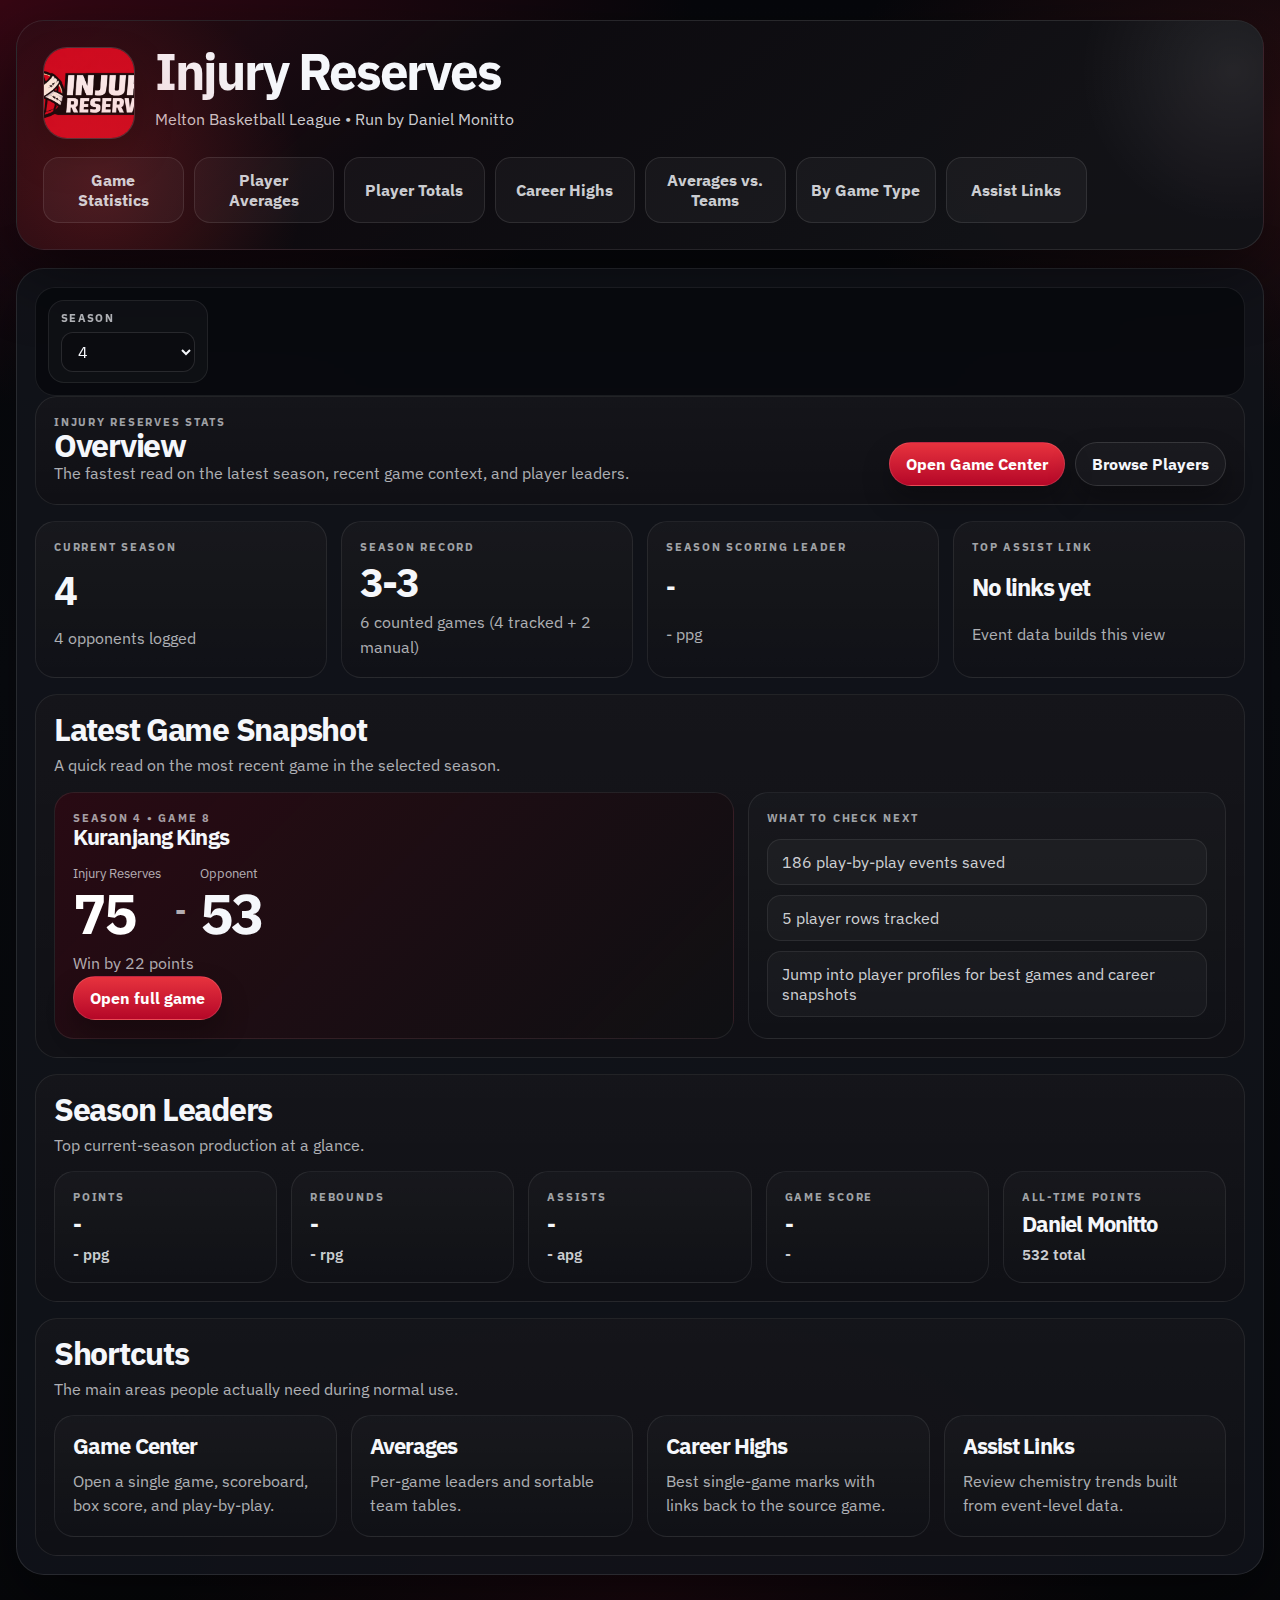
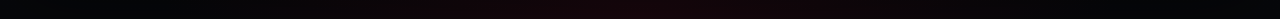
<file: index.html>
<!doctype html>
<html lang="en">
<head>
  <link rel="preconnect" href="https://fonts.googleapis.com">
  <link rel="preconnect" href="https://fonts.gstatic.com" crossorigin>
  <link href="https://fonts.googleapis.com/css2?family=IBM+Plex+Sans:wght@400;500;600;700&display=swap" rel="stylesheet">
  <meta charset="utf-8" />
  <meta name="viewport" content="width=device-width, initial-scale=1" />
  <title>Injury Reserves Stats</title>
  <link rel="stylesheet" href="styles.css?v=20260318b" />
</head>
<body>
  <div class="container">
    <header class="header">
      <div class="brand">
        <div class="brand-row">
          <img class="logo" src="logo.png" alt="Injury Reserves logo" />
          <div class="brand-text">
            <h1>Injury Reserves</h1>
            <p class="subtitle">Melton Basketball League • Run by Daniel Monitto</p>
          </div>
        </div>
      </div>

      <nav class="tabs" id="tabs">
        <button data-page="game">Game Statistics</button>
        <button data-page="avg">Player Averages</button>
        <button data-page="tot">Player Totals</button>
        <button data-page="highs">Career Highs</button>
        <button data-page="vs">Averages vs. Teams</button>
        <button data-page="type">By Game Type</button>
        <button data-page="assists">Assist Links</button>
      </nav>
    </header>

    <section class="panel">
      <div class="controls" id="controls"></div>
      <div id="content"></div>
    </section>

    <footer class="footer">
      <span class="muted"></span>
    </footer>
  </div>

  <script src="app.js?v=20260318b"></script>
</body>
</html>
</file>
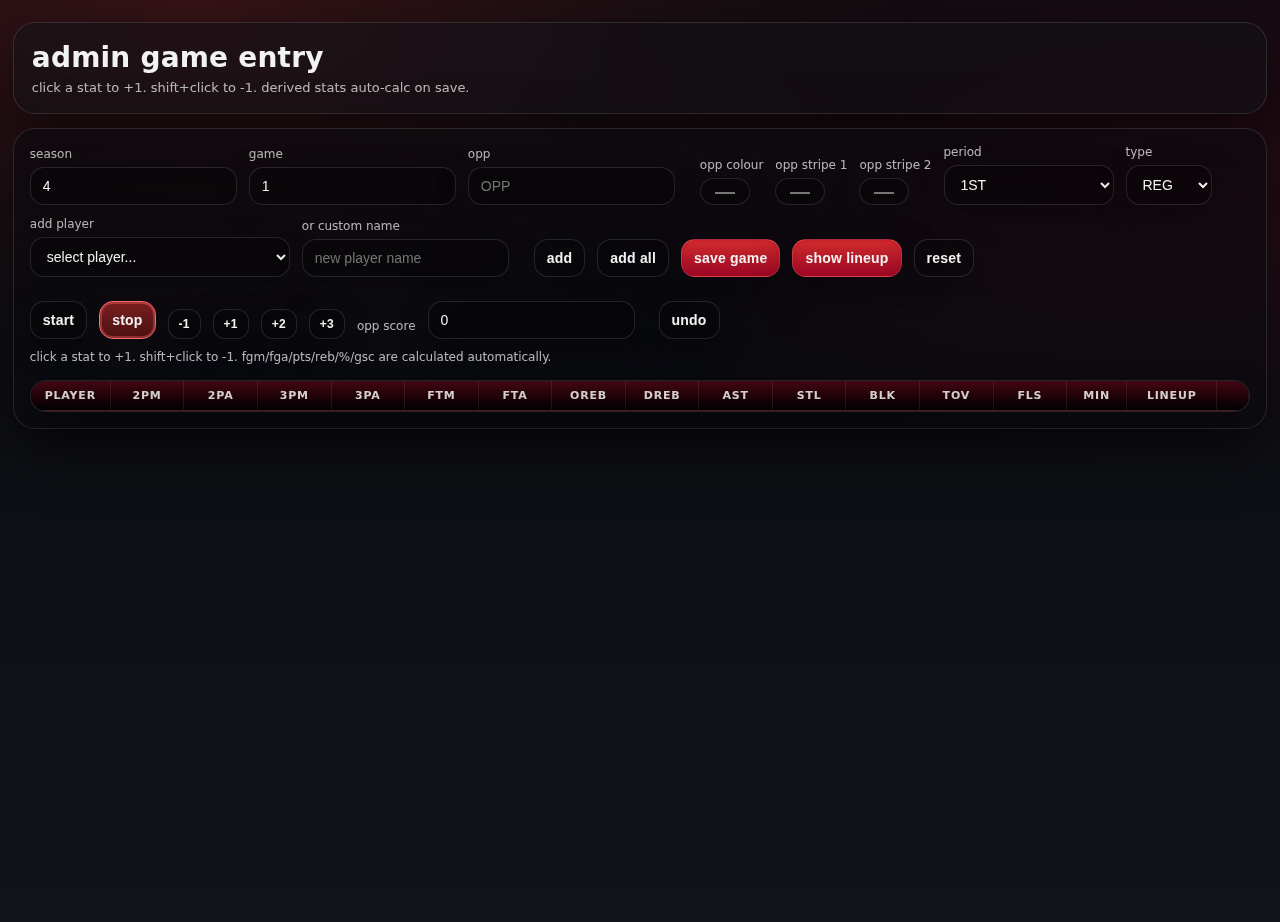
<file: templates/admin.html>
<!doctype html>
<html>
<head>
  <meta charset="utf-8" />
  <meta name="viewport" content="width=device-width, initial-scale=1" />
  <title>injury reserves - admin</title>

  <style>
    :root{
      --bg0:#0b0c10;
      --bg1:#11131a;
      --panel: rgba(10,10,14,0.62);
      --stroke: rgba(255,255,255,0.12);
      --stroke2: rgba(255,255,255,0.08);
      --text: #f2f2f2;
      --muted: rgba(242,242,242,0.75);
      --red1:#DB2E2E;
      --red2:#b50728;
    }

    body{
      font-family: system-ui, -apple-system, Segoe UI, Roboto, Ubuntu, Cantarell, "Helvetica Neue", Arial, sans-serif;
      margin: 0;
      color: var(--text);
      background:
        radial-gradient(1200px 600px at 15% 0%, rgba(219,46,46,0.22), transparent 60%),
        radial-gradient(1100px 520px at 90% 20%, rgba(181,7,40,0.18), transparent 55%),
        linear-gradient(180deg, var(--bg0), var(--bg1));
      min-height: 100vh;
    }

    .wrap {
      width: 98vw;
      max-width: 1600px;
      margin: 22px auto;
      padding: 0 0 28px;
    }

    .header {
      border-radius: 22px;
      padding: 18px;
      background: rgba(15, 16, 22, 0.55);
      border: 1px solid var(--stroke);
      box-shadow: 0 22px 70px rgba(0, 0, 0, 0.60);
      backdrop-filter: blur(14px);
    }


      .title {
        font-size: 28px;
        font-weight: 750;
        margin: 0;
        letter-spacing: 0.2px;
      }

      .subtitle {
        margin: 6px 0 0;
        color: var(--muted);
        font-size: 13px;
      }

      .panel {
        margin-top: 14px;
        border-radius: 22px;
        padding: 16px;
        background: var(--panel);
        border: 1px solid var(--stroke);
        box-shadow: 0 18px 60px rgba(0, 0, 0, 0.55);
        backdrop-filter: blur(14px);
      }

      .top {
        display: flex;
        gap: 12px;
        flex-wrap: wrap;
        align-items: end;
      }

      .hint {
        color: var(--muted);
        font-size: 12px;
        margin: 0 0 6px;
      }

      input, select, button {
        padding: 10px 12px;
        font-size: 14px;
        color: var(--text);
        border-radius: 14px;
        border: 1px solid var(--stroke);
        background: rgba(0, 0, 0, 0.35);
        box-shadow: 0 10px 30px rgba(0, 0, 0, 0.35);
      }

      input:disabled {
        opacity: 0.75;
        cursor: not-allowed;
      }

      input:focus, select:focus {
        outline: none;
        box-shadow: 0 0 0 3px rgba(181, 7, 40, 0.20), 0 10px 30px rgba(0, 0, 0, 0.35);
      }

      button {
        cursor: pointer;
        font-weight: 700;
        letter-spacing: 0.2px;
      }

      button.primary {
        background: linear-gradient(180deg, rgba(219, 46, 46, 0.95), rgba(181, 7, 40, 0.85));
        border-color: rgba(255, 255, 255, 0.14);
        box-shadow: 0 0 0 2px rgba(181, 7, 40, 0.18) inset, 0 18px 44px rgba(0, 0, 0, 0.45);
      }

      button.ghost {
        background: rgba(0, 0, 0, 0.28);
      }

      .smallbtn {
        padding: 8px 10px;
        border-radius: 12px;
        font-size: 12px;
        font-weight: 800;
        line-height: 1;
      }

      .small {
        color: var(--muted);
        font-size: 12px;
        margin-top: 10px;
        line-height: 1.4;
      }

      .msg {
        margin-top: 12px;
        padding: 10px 12px;
        border-radius: 14px;
        background: rgba(0, 0, 0, 0.35);
        border: 1px solid var(--stroke);
        display: none;
      }

      .msg.danger {
        border-color: rgba(255, 90, 90, 0.40);
      }

      .table {
        margin-top: 14px;
        overflow: auto;
        border-radius: 18px;
        overflow: hidden;
        border: 1px solid var(--stroke);
        background: rgba(0, 0, 0, 0.28);
        box-shadow: 0 16px 55px rgba(0, 0, 0, 0.55);
      }

      .thead, .trow {
        display: grid;
        grid-template-columns:
          80px
          repeat(13, minmax(50px, 1fr))
          60px
          90px
          32px;
        align-items: center;
      }



      .thead {
        position: sticky;
        top: 0;
        z-index: 2;
        background: linear-gradient(180deg, rgba(181, 7, 40, 0.35), rgba(0, 0, 0, 0.85));
        border-bottom: 1px solid var(--stroke2);
        backdrop-filter: blur(10px);
      }

      .th, .td {
        padding: 8px 8px;
        border-right: 1px solid var(--stroke2);
        text-transform: uppercase;
        letter-spacing: 0.8px;
        font-size: 11px;
        color: rgba(242, 242, 242, 0.85);
        font-weight: 750;
        white-space: nowrap;
        text-align: center;

      }

      .td {
        text-transform: none;
        letter-spacing: 0;
        font-size: 14px;
        color: var(--text);
        font-weight: 650;
        border-top: 1px solid var(--stroke2);
        min-width: 0;
      }

      .thead .th:last-child,
      .trow .td:last-child {
        text-align: center;
      }


      .trow {
        position: relative;
      }

      .trow > .td {
        position: relative;
        z-index: 1;
      }

      .trow::before {
        content: "";
        position: absolute;
        left: 0;
        top: 0;
        bottom: 0;
        width: 6px;
        background: var(--rowcolor, transparent);
        border-radius: 6px 0 0 6px;
        pointer-events: none;
      }

      .trow::after {
        content: "";
        position: absolute;
        inset: 0;
        background: var(--rowcolor);
        opacity: 0.18;
        pointer-events: none;
        z-index: 0;
      }

      .trow.hasColor {
        background: linear-gradient(90deg, rgba(255, 255, 255, 0.06), rgba(0, 0, 0, 0.0));
      }

      .namecell {
        display: flex;
        align-items: center;
        justify-content: center;
        gap: 6px;
        font-weight: 800;
      }


      .statbox {
        border: 1px solid rgba(255, 255, 255, 0.10);
        border-radius: 14px;
        background: rgba(255, 255, 255, 0.04);
        transition: all 0.15s ease;
        width: 100%;
        padding: 6px 4px;
        box-sizing: border-box;
        position: relative;
        z-index: 5;
        pointer-events: auto;
      }

      .statbox:hover {
        background: rgba(255, 255, 255, 0.08);
        transform: translateY(-1px);
      }


      .statbox.readonly {
        cursor: default;
        opacity: 0.92;
        background: rgba(0, 0, 0, 0.18);
      }

      .statlabel {
        font-size: 9px;
        color: var(--muted);
        margin-bottom: 2px;
        text-transform: uppercase;
        letter-spacing: 0.7px;
        font-weight: 800;
      }

      .statval {
        font-size: 14px;
        font-weight: 850;
        line-height: 1.1;
      }

      .removeBtn {
        background: none;
        border: none;
        color: rgba(255,255,255,0.6);
        font-size: 16px;
        font-weight: 900;
        padding: 0;
        line-height: 1;
        cursor: pointer;
        display: block;
        margin: 0 auto;
      }

      .removeBtn:hover {
        color: #ff6b6b;
        transform: scale(1.1);
      }



      .td.min,
      .td.pm {
        font-variant-numeric: tabular-nums;
        font-weight: 800;
        text-align: center;
        letter-spacing: 0.5px;
      }

      .td.pm {
        font-size: 15px;
      }

      .td.pm.pos {
        color: #5fe18b;
      }

      .td.pm.neg {
        color: #ff6b6b;
      }

      .lineupControls {
        display: flex;
        gap: 6px;
        justify-content: center;
      }

      .lineupControls button {
        padding: 6px 8px;
        font-size: 11px;
        font-weight: 800;
        border-radius: 10px;
      }

      .lineupControls button.inActive {
        background: #1f6b3b;
        border-color: #2dbf6b;
      }

      .lineupControls button.outActive {
        background: #7a2020;
        border-color: #ff6b6b;
      }

      .trow.active {
        box-shadow: inset 0 0 0 2px rgba(95, 225, 139, 0.6);
      }

      .clockBtn.active {
        background: linear-gradient(180deg, #1f6b3b, #14532d);
        border-color: #2dbf6b;
        box-shadow: 0 0 0 2px rgba(45,191,107,0.35) inset;
      }

      .clockBtn.stopActive {
        background: linear-gradient(180deg, #7a2020, #4c1010);
        border-color: #ff6b6b;
        box-shadow: 0 0 0 2px rgba(255,107,107,0.35) inset;
      }

      .thead .th:first-child,
      .trow .td:first-child {
        text-align: center;
      }




      @media (max-width: 1100px) {
        .table {
          overflow-x: auto;
        }
      }
  </style>
</head>

<body>
  <div class="wrap">
    <div class="header">
      <h1 class="title">admin game entry</h1>
      <div class="subtitle">click a stat to +1. shift+click to -1. derived stats auto-calc on save.</div>
    </div>

    <div class="panel">
      <div class="top">
        <div>
          <div class="hint">season</div>
          <input id="season" value="4" />

        </div>

        <div>
          <div class="hint">game</div>
          <input id="game" value="1" />
        </div>

        <div style="min-width: 220px;">
          <div class="hint">opp</div>
          <input id="opp" placeholder="OPP" />
        </div>

        <div>
          <div class="hint">opp colour</div>
          <input id="oppColor" type="color" value="#4B5563" />
        </div>

        <div>
          <div class="hint">opp stripe 1</div>
          <input id="oppStripe1" type="color" value="#ffffff" />
        </div>

        <div>
          <div class="hint">opp stripe 2</div>
          <input id="oppStripe2" type="color" value="#9CA3AF" />
        </div>

        <div style="min-width: 170px;">
          <div class="hint">period</div>
          <select id="period" style="min-width: 170px;">
            <option value="1ST">1ST</option>
            <option value="2ND">2ND</option>
            <option value="3RD">3RD</option>
            <option value="4TH">4TH</option>
            <option value="OT">OT</option>
          </select>
        </div>

        <div>
          <div class="hint">type</div>
          <select id="type">
            <option value="REG">REG</option>
            <option value="PRE">PRE</option>
            <option value="FINAL">FINAL</option>
          </select>
        </div>


        <div style="min-width: 260px;">
          <div class="hint">add player</div>
          <select id="playerSelect" style="min-width: 260px;">
            <option value="">select player...</option>
          </select>
        </div>

        <div style="min-width: 220px;">
          <div class="hint">or custom name</div>
          <input id="customName" placeholder="new player name" />
        </div>

        <button id="addPlayer" class="ghost">add</button>
        <button id="addAll" class="ghost">add all</button>
        <button id="save" class="primary">save game</button>
        <button id="showLineup" class="primary">show lineup</button>
          <button id="reset" class="ghost">reset</button>
        <div style="flex-basis: 100%; height: 0;"></div>
         <button id="startBtn" class="ghost clockBtn" onclick="startClock()">start</button>
        <button id="stopBtn" class="ghost clockBtn" onclick="stopClock()">stop</button>
                    <button class="ghost smallbtn" data-oppdelta="-1">-1</button>
            <button class="ghost smallbtn" data-oppdelta="1">+1</button>
            <button class="ghost smallbtn" data-oppdelta="2">+2</button>
            <button class="ghost smallbtn" data-oppdelta="3">+3</button>
        <div class="hint">opp score</div>
          <input id="oppScore" value="0" />
          <div class="btnrow" style="display:flex; gap:8px; margin-top:8px;">
          </div>
        <button id="undo" class="ghost">undo</button>

      </div>

      <div class="small">
        click a stat to +1. shift+click to -1. fgm/fga/pts/reb/%/gsc are calculated automatically.
      </div>

      <div id="msg" class="msg"></div>

      <div class="table" id="table">
        <div class="thead" id="thead"></div>
        <div id="tbody"></div>
      </div>
    </div>
  </div>


  <dialog id="cfgDlg" style="border:none; border-radius:18px; padding:0; background: rgba(15,16,22,0.95); color: var(--text); width:min(520px, 92vw); box-shadow: 0 30px 90px rgba(0,0,0,0.75);">
    <form method="dialog" style="padding:16px; border:1px solid var(--stroke); border-radius:18px;">
      <div style="display:flex; align-items:center; justify-content:space-between; gap:12px; margin-bottom:12px;">
        <div style="font-weight:800; letter-spacing:0.3px;">scoreboard config</div>
        <button id="cfgClose" class="ghost smallbtn" value="cancel" type="submit">close</button>
      </div>

      <div style="display:grid; grid-template-columns: 1fr 1fr; gap:12px;">
        <div>
          <div class="hint">run popup threshold</div>
          <input id="cfgRunThreshold" type="number" min="2" max="30" step="1" value="6" />
        </div>

        <div>
          <div class="hint">stripe gap (px)</div>
          <input id="cfgStripeGap" type="number" min="0" max="30" step="1" value="5" />
        </div>

        <div>
          <div class="hint">stripe shadow (alpha)</div>
          <input id="cfgStripeShadowAlpha" type="number" min="0" max="1" step="0.02" value="0.28" />
        </div>

        <div>
          <div class="hint">border (alpha)</div>
          <input id="cfgStrokeAlpha" type="number" min="0" max="1" step="0.02" value="0.18" />
        </div>
      </div>

      <div style="display:flex; gap:10px; margin-top:14px; justify-content:flex-end;">
        <button id="cfgReset" class="ghost" type="button">defaults</button>
        <button id="cfgSave" class="primary" type="button">save</button>
      </div>

      <div class="small" style="margin-top:10px;">
        saved locally in this browser. sent to scoreboard automatically while you enter stats.
      </div>
    </form>
  </dialog>

<script>
  const API = "http://127.0.0.1:5001";

  const COMMON_PLAYERS = [
    "Daniel Monitto",
    "Lachlan Farley",
    "James Norrish",
    "Vince Tomasello",
    "Austin Thorneycroft",
    "Brooklyn Bulmer",
    "Aidan Zivkovic"
  ];


  const COLOR_MAP = {
    "Brooklyn Bulmer": "#5f99f5",
    "Daniel Monitto": "#ebc026",
    "Lachlan Farley": "#59dea2",
    "James Norrish": "#fc9219",
    "Vince Tomasello": "#63b010",
    "Austin Thorneycroft": "#8858e8",
    "Aidan Zivkovic": "#d651b3",
  };

  const TEAM_COLOR = "#DB2E2E";
  const MILESTONE_REACHED = {};
  const DEFAULT_CFG = {
    runThreshold: 6,
    stripeGap: 5,
    stripeShadowAlpha: 0.28,
    strokeAlpha: 0.18
  };

  function loadCfg(){
    try{
      const raw = localStorage.getItem("ir_config");
      if (!raw) return {...DEFAULT_CFG};
      const j = JSON.parse(raw);
      return {...DEFAULT_CFG, ...j};
    }catch(_){
      return {...DEFAULT_CFG};
    }
  }

  function saveCfg(cfg){
    try{ localStorage.setItem("ir_config", JSON.stringify(cfg)); }catch(_){}
  }

  let CFG = loadCfg();

  function applyCfgToUi(){
    const rt = document.getElementById("cfgRunThreshold");
    const sg = document.getElementById("cfgStripeGap");
    const sa = document.getElementById("cfgStripeShadowAlpha");
    const st = document.getElementById("cfgStrokeAlpha");
    if (rt) rt.value = String(CFG.runThreshold);
    if (sg) sg.value = String(CFG.stripeGap);
    if (sa) sa.value = String(CFG.stripeShadowAlpha);
    if (st) st.value = String(CFG.strokeAlpha);
  }

  function readCfgFromUi(){
    const rt = Number(document.getElementById("cfgRunThreshold")?.value || DEFAULT_CFG.runThreshold);
    const sg = Number(document.getElementById("cfgStripeGap")?.value || DEFAULT_CFG.stripeGap);
    const sa = Number(document.getElementById("cfgStripeShadowAlpha")?.value || DEFAULT_CFG.stripeShadowAlpha);
    const st = Number(document.getElementById("cfgStrokeAlpha")?.value || DEFAULT_CFG.strokeAlpha);
    return {
      runThreshold: Math.max(2, Math.min(30, Math.round(rt))),
      stripeGap: Math.max(0, Math.min(30, Math.round(sg))),
      stripeShadowAlpha: Math.max(0, Math.min(1, Number(sa.toFixed(2)))),
      strokeAlpha: Math.max(0, Math.min(1, Number(st.toFixed(2))))
    };
  }

  const UNDO_STACK = [];

  function pushUndo(action){
    UNDO_STACK.push(action);
    if (UNDO_STACK.length > 200) UNDO_STACK.shift();
    const b = document.getElementById("undo");
    if (b) b.disabled = UNDO_STACK.length === 0;
  }

  function setUndoEnabled(){
    const b = document.getElementById("undo");
    if (b) b.disabled = UNDO_STACK.length === 0;
  }


  function postOverlayEvent({title, line, color=TEAM_COLOR, ttlMs=2500}) {
    fetch(API + "/api/overlay_event", {
      method: "POST",
      headers: {"Content-Type":"application/json"},
      body: JSON.stringify({ title, line, color, ttlMs })
    }).catch(()=>{});
  }

  function checkAndPostMilestone(name, pts){
    const mil = Math.floor((pts || 0) / 10);
    const reached = MILESTONE_REACHED[name] || 0;
    if (mil > reached && mil > 0){
      MILESTONE_REACHED[name] = mil;
      postOverlayEvent({ title: name, line: `${mil*10} points`, ttlMs: 2500 });
    }
  }

  async function postCareerFtIfAvailable(name){
    try{
      const r = await fetch(API + "/api/player_career_ft?name=" + encodeURIComponent(name), { cache: "no-store" });
      if (!r.ok) return;
      const j = await r.json();
      if (j.pct === null || j.pct === undefined) return;
      postOverlayEvent({ title: name, line: `CAREER FT%: ${j.pct}%`, ttlMs: 4500 });
    }catch(_){}
  }

  const POP_STATE = {
    prevTeam: null,
    prevOpp: null,

    teamRunPts: 0,
    oppRunPts: 0,
    lastTeamRunShown: 0,
    lastOppRunShown: 0,

    bursts: {},
    lastBurstShown: {},
    makeStreak: {},
    lastStreakShown: {},
    teamShots: [],
    lastTeamShootShown: "",
    flags: {}
  };

  // snapshot/restore popup state so undo also rewinds streaks/runs
  function snapPopState(){
    try { return JSON.parse(JSON.stringify(POP_STATE)); }
    catch(_){ return null; }
  }
  function restorePopState(s){
    if (!s) return;
    // replace all keys to match snapshot exactly
    for (const k of Object.keys(POP_STATE)){ delete POP_STATE[k]; }
    for (const k of Object.keys(s)){ POP_STATE[k] = s[k]; }
  }



  function playerColor(name){
    return COLOR_MAP[name] || TEAM_COLOR;
  }

  // fires once per (player + key). persists until you clear it.
const ONCE_FLAGS = new Map(); // name -> Set(keys)

function flagOnce(name, key){
  let s = ONCE_FLAGS.get(name);
  if (!s){
    s = new Set();
    ONCE_FLAGS.set(name, s);
  }
  if (s.has(key)) return false;
  s.add(key);
  return true;
}

// optional: call this when you start a new game
function resetOnceFlags(){
  ONCE_FLAGS.clear();
}


  function maybeRunPopup(teamNow, oppNow){
    const oppName = (document.getElementById("opp")?.value || "opp").trim() || "opp";
    const oppColor = document.getElementById("oppColor")?.value || "#4B5563";
    const thr = CFG.runThreshold || 6;

    if (POP_STATE.prevTeam === null || POP_STATE.prevOpp === null){
      POP_STATE.prevTeam = teamNow;
      POP_STATE.prevOpp = oppNow;
      POP_STATE.teamRunPts = 0;
      POP_STATE.oppRunPts = 0;
      return;
    }

    // team run: team increases while opp stays the same
    if (oppNow !== POP_STATE.prevOpp){
      POP_STATE.teamRunPts = 0;
    }
    const incTeam = teamNow - POP_STATE.prevTeam;
    if (oppNow === POP_STATE.prevOpp && incTeam > 0){
      POP_STATE.teamRunPts += incTeam;
    }

    // opp run: opp increases while team stays the same
    if (teamNow !== POP_STATE.prevTeam){
      POP_STATE.oppRunPts = 0;
    }
    const incOpp = oppNow - POP_STATE.prevOpp;
    if (teamNow === POP_STATE.prevTeam && incOpp > 0){
      POP_STATE.oppRunPts += incOpp;
    }

    POP_STATE.prevTeam = teamNow;
    POP_STATE.prevOpp = oppNow;

    if (POP_STATE.teamRunPts >= thr && POP_STATE.teamRunPts !== POP_STATE.lastTeamRunShown){
      POP_STATE.lastTeamRunShown = POP_STATE.teamRunPts;
      postOverlayEvent({
        title: "inj",
        line: `${POP_STATE.teamRunPts}–0 run`,
        color: TEAM_COLOR,
        ttlMs: 2400
      });
    }

    if (POP_STATE.oppRunPts >= thr && POP_STATE.oppRunPts !== POP_STATE.lastOppRunShown){
      POP_STATE.lastOppRunShown = POP_STATE.oppRunPts;
      postOverlayEvent({
        title: oppName,
        line: `${POP_STATE.oppRunPts}–0 run`,
        color: oppColor,
        ttlMs: 2400
      });
    }
  }


  function recordShotForTeam(made){ /* disabled */ }

  function recordMakeForPlayer(name, ptsDelta) {
    const now = Date.now();
    const arr = (POP_STATE.bursts[name] ||= []);
    arr.push({ts: now, pts: ptsDelta});
    const cutoff = now - 90_000;
    while (arr.length && arr[0].ts < cutoff) arr.shift();
    const sum = arr.reduce((a, e) => a + e.pts, 0);

    if (sum >= 6) {
      const last = POP_STATE.lastBurstShown[name] || 0;
      if (now - last > 30_000) {
        POP_STATE.lastBurstShown[name] = now;
        postOverlayEvent({
          title: name,
          line: `${sum} points (last 90s)`,
          color: playerColor(name),
          ttlMs: 2400
        });
      }
    }

    POP_STATE.makeStreak[name] = (POP_STATE.makeStreak[name] || 0) + 1;
    const streak = POP_STATE.makeStreak[name];

    if (streak >= 3) {
      const shown = POP_STATE.lastStreakShown[name] || 0;
      if (streak > shown) {
        POP_STATE.lastStreakShown[name] = streak;
        postOverlayEvent({
          title: name,
          line: `${streak} straight makes`,
          color: playerColor(name),
          ttlMs: 2200
        });
      }
    }
  }


  function recordMissForPlayer(name){
    POP_STATE.makeStreak[name] = 0;
  }

  function checkOtherMilestones(p){
  const name = p.NAMES;

  const pts = Number(p.PTS || 0);
  const reb = Number(p.REB || 0);
  const ast = Number(p.AST || 0);
  const stl = Number(p.STL || 0);
  const blk = Number(p.BLK || 0);

  const fls = Number(p.FLS || 0);
  if (fls >= 3 && flagOnce(name,"fls",3)) postOverlayEvent({ title: name, line: "3 FOULS", color: playerColor(name), ttlMs: 2200 });
  if (fls >= 4 && flagOnce(name,"fls",4)) postOverlayEvent({ title: name, line: "4 FOULS", color: playerColor(name), ttlMs: 2200 });
  if (fls >= 5 && flagOnce(name,"fls",5)) postOverlayEvent({ title: name, line: "5 FOULS FOULED OUT", color: playerColor(name), ttlMs: 2400 });


  const M = [
    { k: "PTS", v: pts, start: 5, step: 5, ttl: 2400 },
    { k: "REB", v: reb, start: 5, step: 5, ttl: 2400 },
    { k: "AST", v: ast, start: 5, step: 5, ttl: 2400 },
    { k: "STL", v: stl, start: 2,  step: 2, ttl: 2200 },
    { k: "BLK", v: blk, start: 2,  step: 2, ttl: 2200 },
  ];

  for (const m of M){
  if (m.v < m.start) continue;

  const t = m.start + Math.floor((m.v - m.start) / m.step) * m.step;

  // unique per threshold: "PTS_15", "STL_4", etc
  if (flagOnce(name, `${m.k}_${t}`)){
    postOverlayEvent({
      title: name,
      line: `${t} ${m.k}`,
      color: playerColor(name),
      ttlMs: m.ttl
    });
  }
}


  const order = [
    ["PTS", pts],
    ["REB", reb],
    ["AST", ast],
    ["STL", stl],
    ["BLK", blk],
  ];

  const doneStats  = order.filter(([k,v]) => v >= 10);
  const doneCount  = doneStats.length;
  const doneLine   = doneStats.map(([k,v]) => `${v} ${k}`).join(" ");

  if (doneCount >= 4 && flagOnce(name,"qd",1)){
    postOverlayEvent({ title: name, line: `QUADRUPLE-DOUBLE: ${doneLine}`, color: playerColor(name), ttlMs: 4500 });
  } else if (doneCount === 3 && flagOnce(name,"td",1)){
    postOverlayEvent({ title: name, line: `TRIPLE-DOUBLE: ${doneLine}`, color: playerColor(name), ttlMs: 4500 });
  } else if (doneCount === 2 && flagOnce(name,"dd",1)){
    postOverlayEvent({ title: name, line: `DOUBLE-DOUBLE: ${doneLine}`, color: playerColor(name), ttlMs: 4500 });
  }else if (doneCount === 5 && flagOnce(name,"qid",1)) {
    postOverlayEvent({title: name, line: `QUINTUPLE-DOUBLE: ${doneLine}`, color: playerColor(name), ttlMs: 4500});
  }

}


  function pushLiveScore() {
    let team = 0;
    state.players.forEach(p => team += p.PTS || 0);

    const opp = Number(document.getElementById("oppScore").value || 0);
    const period = document.getElementById("period").value;

    maybeRunPopup(team, opp);

    const s1 = document.getElementById("oppStripe1")?.value || "#ffffff";
    const s2 = document.getElementById("oppStripe2")?.value || "#9CA3AF";

    fetch(API + "/api/live_score", {
      method: "POST",
      headers: {"Content-Type": "application/json"},
      body: JSON.stringify({
        home: team,
        away: opp,
        opp: document.getElementById("opp").value || "OPP",     // full name goes through
        oppColor: document.getElementById("oppColor").value || "#4B5563",
        period: period,
        oppStripe1: s1,
        oppStripe2: s2,
        stripeGap: CFG.stripeGap,
        stripeShadowAlpha: CFG.stripeShadowAlpha,
        strokeAlpha: CFG.strokeAlpha
      })
    }).catch(()=>{});

    // keep endgame screen in sync while you click stats
    pushEndgameState();
  }

  function calcTeamTotals(players){
    const t = {
      "2PM":0,"2PA":0,"3PM":0,"3PA":0,
      FTM:0,FTA:0,OREB:0,DREB:0,
      AST:0,STL:0,BLK:0,TOV:0,FLS:0,
      FGM:0,FGA:0,PTS:0,REB:0,
      "FG%":0,"3P%":0,"FT%":0,"TS%":0,
      GSC:0
    };

    for (const p of players){
      t["2PM"] += p["2PM"]||0; t["2PA"] += p["2PA"]||0;
      t["3PM"] += p["3PM"]||0; t["3PA"] += p["3PA"]||0;
      t.FTM += p.FTM||0; t.FTA += p.FTA||0;
      t.OREB += p.OREB||0; t.DREB += p.DREB||0;
      t.AST += p.AST||0; t.STL += p.STL||0; t.BLK += p.BLK||0;
      t.TOV += p.TOV||0; t.FLS += p.FLS||0;
      t.FGM += p.FGM||0; t.FGA += p.FGA||0;
      t.REB += p.REB||0; t.PTS += p.PTS||0;
      t.GSC += p.GSC||0;
    }

    t["FG%"] = t.FGA ? (t.FGM / t.FGA) : 0;
    t["3P%"] = t["3PA"] ? (t["3PM"] / t["3PA"]) : 0;
    t["FT%"] = t.FTA ? (t.FTM / t.FTA) : 0;
    const denom = 2 * (t.FGA + 0.44 * t.FTA);
    t["TS%"] = denom ? (t.PTS / denom) : 0;

    return t;
  }

  function pushEndgameState(){
    try{
      const season = Number(document.getElementById("season").value || 0);
      const game = Number(document.getElementById("game").value || 0);
      const opp = (document.getElementById("opp").value || "OPP").toString().trim();
      const type = (document.getElementById("type").value || "REG").toString().trim();
      const oppScore = Number(document.getElementById("oppScore").value || 0);
      const oppColor = (document.getElementById("oppColor").value || "#4B5563").toString().trim();


const players = state.players.map(p => {
  const d = derive({...p});
  const gp = GAME.players[p.NAMES] || { seconds: 0, plusMinus: 0 };

  return {
    ...d,
    minutes: getLiveSeconds(p.NAMES),   // ← THIS is the fix
    plusMinus: gp.plusMinus
  };
});



      const injScore = players.reduce((a,p)=>a+(p.PTS||0),0);
      const teamTotals = calcTeamTotals(players);

      const payload = {
        injColor: TEAM_COLOR,
        oppColor: oppColor,
        final: { inj: injScore, opp: oppScore },
        meta: { season: season || "-", game: game || "-", opp: opp || "-", type: type || "-" },
        teamTotals: teamTotals,
        players: players,
        playerColors: COLOR_MAP
      };

      fetch(API + "/api/endgame_state", {
        method: "POST",
        headers: {"Content-Type":"application/json"},
        body: JSON.stringify({ state: payload })
      }).catch(()=>{});
    }catch(_){}
  }

  const EDITABLE = [
    ["2PM","2pm"], ["2PA","2pa"], ["3PM","3pm"], ["3PA","3pa"],
    ["FTM","ftm"], ["FTA","fta"],
    ["OREB","oreb"], ["DREB","dreb"],
    ["AST","ast"], ["STL","stl"], ["BLK","blk"],
    ["TOV","tov"], ["FLS","fls"]
  ];

  function resetGame() {
  // reset opp score input
  document.getElementById("oppScore").value = "0";

  // reset all players' editable stats (team score derives from these)
  state.players.forEach(p => {
    for (const [k] of EDITABLE) p[k] = 0;
    derive(p);
  });

  // reset minutes + plus minus
GAME.clockSec = 2400;
GAME.running = false;
clearInterval(clockInterval);
GAME.lineup.clear();
GAME.players = {};


  // reset milestone + popup/run tracking
  for (const k in MILESTONE_REACHED) delete MILESTONE_REACHED[k];

  POP_STATE.prevTeam = null;
  POP_STATE.prevOpp = null;
  POP_STATE.teamRunPts = 0;
  POP_STATE.oppRunPts = 0;
  POP_STATE.lastTeamRunShown = 0;
  POP_STATE.lastOppRunShown = 0;

  POP_STATE.bursts = {};
  POP_STATE.lastBurstShown = {};
  POP_STATE.makeStreak = {};
  POP_STATE.lastStreakShown = {};
  POP_STATE.teamShots = [];
  POP_STATE.lastTeamShootShown = "";
  POP_STATE.flags = {};

  // clear undo history too (reset is a hard reset)
  UNDO_STACK.length = 0;
  setUndoEnabled();

  renderRows();
  pushLiveScore();

  showMsg("reset: scores + popups cleared");
}


document.getElementById("reset").onclick = (e) => {
  e.preventDefault();
  resetGame();
};


  const clamp0 = (n) => Math.max(0, n|0);

  function pct(m, a) { return a ? (m / a) : 0; }

  function calcGSC(p) {
    const PTS = p.PTS, FG = p.FGM, FGA = p.FGA, FT = p.FTM, FTA = p.FTA;
    const ORB = p.OREB, DRB = p.DREB, STL = p.STL, AST = p.AST, BLK = p.BLK;
    const PF = p.FLS, TOV = p.TOV;
    return (
      PTS + 0.4*FG - 0.7*FGA - 0.4*(FTA-FT) + 0.7*ORB + 0.3*DRB + STL +
      0.7*AST + 0.7*BLK - 0.4*PF - TOV
    );
  }

  function derive(p) {
    for (const [k] of EDITABLE) p[k] = clamp0(p[k] || 0);

    p.FGM = p["2PM"] + p["3PM"];
    p.FGA = p["2PA"] + p["3PA"];
    p.REB = p.OREB + p.DREB;
    p.PTS = 2*p["2PM"] + 3*p["3PM"] + p.FTM;

    p["2P%"] = pct(p["2PM"], p["2PA"]);
    p["3P%"] = pct(p["3PM"], p["3PA"]);
    p["FT%"] = pct(p.FTM, p.FTA);
    p["FG%"] = pct(p.FGM, p.FGA);
    const denom = 2 * (p.FGA + 0.44 * p.FTA);
    p["TS%"] = denom ? (p.PTS / denom) : 0;

    p.GSC = calcGSC(p);
    return p;
  }

  function newPlayer(name) {
    return derive({
      NAMES: name,
      "2PM":0,"2PA":0,"3PM":0,"3PA":0,
      FTM:0,FTA:0, OREB:0,DREB:0,
      AST:0,STL:0,BLK:0,TOV:0,FLS:0,
      FGM:0,FGA:0,PTS:0,REB:0,
      "FG%":0,"TS%":0,"FT%":0,"2P%":0,"3P%":0,
      GSC:0
    });
  }

  let state = { players: [] };

  // =============================
// LINEUP / MINUTES / +/- ENGINE
// =============================

let GAME = {
  clockSec: 2400,       // 20:00 half
  running: false,
  lineup: new Set(),    // players currently on court
  players: {}           // per-player tracking
};

function ensureGamePlayer(name){
  if (!GAME.players[name]){
    GAME.players[name] = {
      seconds: 0,
      plusMinus: 0,
      lastIn: null
    };
  }
}

function formatTime(sec){
  const m = Math.floor(sec / 60);
  const s = sec % 60;
  return `${m}:${String(s).padStart(2,"0")}`;
}

function getLiveSeconds(name){
  const p = GAME.players[name];
  if (!p) return 0;

  if (GAME.lineup.has(name)){
    return p.seconds + (p.lastIn - GAME.clockSec);
  }
  return p.seconds;
}

function subIn(name){
  ensureGamePlayer(name);

  if (GAME.lineup.has(name)) return;
  if (GAME.lineup.size >= 5){
    alert("5 players already on court");
    return;
  }

  GAME.lineup.add(name);
  GAME.players[name].lastIn = GAME.clockSec;
  renderRows();
}

function subOut(name){
  if (!GAME.lineup.has(name)) return;

  const p = GAME.players[name];
  p.seconds += (p.lastIn - GAME.clockSec);
  p.lastIn = null;

  GAME.lineup.delete(name);
  renderRows();
}

function applyTeamScore(points){
  for (let name of GAME.lineup){
    ensureGamePlayer(name);
    GAME.players[name].plusMinus += points;
  }
}

function applyOppScore(points){
  for (let name of GAME.lineup){
    ensureGamePlayer(name);
    GAME.players[name].plusMinus -= points;
  }
}

let clockInterval = null;

function updateClockButtons(){
  const start = document.getElementById("startBtn");
  const stop  = document.getElementById("stopBtn");

  if (!start || !stop) return;

  start.classList.remove("active");
  stop.classList.remove("stopActive");

  if (GAME.running){
    start.classList.add("active");
  } else {
    stop.classList.add("stopActive");
  }
}

function updateMinutesOnly(){
  document.querySelectorAll(".trow").forEach((row, i) => {
    const p = state.players[i];
    if (!p) return;

    const minCell = row.children[EDITABLE.length + 1];
    // +1 for name column

    if (minCell){
      minCell.textContent = formatTime(getLiveSeconds(p.NAMES));
    }
  });
}


function startClock(){
  if (GAME.running) return;
  GAME.running = true;
  updateClockButtons();

  clockInterval = setInterval(() => {
    if (GAME.clockSec <= 0){
      stopClock();
      return;
    }
    GAME.clockSec--;
    updateMinutesOnly();
    pushEndgameState();
  }, 1000);
}


function stopClock(){
  GAME.running = false;
  clearInterval(clockInterval);
  updateClockButtons();
}



  function showMsg(s, ok=true) {
    const el = document.getElementById("msg");
    el.style.display = "block";
    el.textContent = s;
    el.className = "msg" + (ok ? "" : " danger");
  }

  function renderHeader() {
    const head = document.getElementById("thead");
    head.innerHTML = "";

    const thName = document.createElement("div");
    thName.className = "th";
    thName.textContent = "player";
    head.appendChild(thName);

    for (const [,label] of EDITABLE) {
      const th = document.createElement("div");
      th.className = "th";
      th.textContent = label;
      head.appendChild(th);
    }

    const thMin = document.createElement("div");
thMin.className = "th";
thMin.textContent = "min";
head.appendChild(thMin);


const thLineup = document.createElement("div");
thLineup.className = "th";
thLineup.textContent = "lineup";
head.appendChild(thLineup);



    const thRemove = document.createElement("div");
    thRemove.className = "th";
    thRemove.textContent = "";
    head.appendChild(thRemove);
  }

  function getInitials(name){
  return name
    .split(" ")
    .map(n => n[0])
    .join("")
    .toUpperCase();
}


  function renderRows() {
    const body = document.getElementById("tbody");
    body.innerHTML = "";

    state.players.forEach((p, idx) => {
      derive(p);
      ensureGamePlayer(p.NAMES);


      const row = document.createElement("div");
      row.className = "trow";

      const name = document.createElement("div");
      name.className = "td namecell";

      const chip = document.createElement("div");
      chip.className = "chip";

      const c = COLOR_MAP[p.NAMES];
      if (c) row.style.setProperty("--rowcolor", c);
      if (c) {
        row.classList.add("hasColor");
        row.style.setProperty("--rowcolor", c);
        chip.style.background = c;
      } else {
        chip.style.background = "rgba(255,255,255,0.25)";
        chip.style.opacity = "0.8";
      }

      const label = document.createElement("div");
label.textContent = getInitials(p.NAMES);
label.title = p.NAMES; // full name on hover


      name.appendChild(chip);
      name.appendChild(label);
      row.appendChild(name);

      for (const [key,labelTxt] of EDITABLE) {
        const cell = document.createElement("div");
        cell.className = "td";

        const box = document.createElement("div");
        box.className = "statbox";

        box.onclick = async (e) => {
          const delta = e.shiftKey ? -1 : 1;

          pushUndo({ type: "stat", player: p.NAMES, key, delta, pop: snapPopState() });

          p[key] = clamp0((p[key] || 0) + delta);

// increment attempts automatically for makes
if (delta === 1) {
  if (key === "2PM") p["2PA"] = clamp0((p["2PA"] || 0) + 1);
  if (key === "3PM") p["3PA"] = clamp0((p["3PA"] || 0) + 1);
}

// ===== STREAK LOGIC =====
if (delta === 1) {

  // made field goals (only these count)
  if (key === "2PM") {
    recordMakeForPlayer(p.NAMES, 2);
    applyTeamScore(2);
  }

  if (key === "3PM") {
    recordMakeForPlayer(p.NAMES, 3);
    applyTeamScore(3);
  }

  // free throws DO NOT affect streak
  if (key === "FTM") {
    applyTeamScore(1);
  }

  // missed field goals reset streak
  if (key === "2PA") {
    recordMissForPlayer(p.NAMES);
  }

  if (key === "3PA") {
    recordMissForPlayer(p.NAMES);
  }
}
          derive(p);


          renderRows();
          pushLiveScore();

          checkAndPostMilestone(p.NAMES, p.PTS || 0);
          checkOtherMilestones(p);



          if (key === "FTA" && delta === 1){
            await postCareerFtIfAvailable(p.NAMES);
          }
        };

        const l = document.createElement("div");
        l.className = "statlabel";
        l.textContent = labelTxt;

        const v = document.createElement("div");
        v.className = "statval";
        v.textContent = String(p[key] || 0);

        box.appendChild(l);
        box.appendChild(v);
        cell.appendChild(box);
        row.appendChild(cell);
      }
      // minutes
const minCell = document.createElement("div");
minCell.className = "td";
minCell.textContent = formatTime(getLiveSeconds(p.NAMES));
row.appendChild(minCell);


// lineup controls
const lineupCell = document.createElement("div");
lineupCell.className = "td";

const wrap = document.createElement("div");
wrap.className = "lineupControls";

const inBtn = document.createElement("button");
inBtn.textContent = "IN";
inBtn.className = "ghost smallbtn";

const outBtn = document.createElement("button");
outBtn.textContent = "OUT";
outBtn.className = "ghost smallbtn";

if (GAME.lineup.has(p.NAMES)){
  row.classList.add("active");
} else {
  outBtn.classList.add("outActive");
}

inBtn.onclick = () => subIn(p.NAMES);
outBtn.onclick = () => subOut(p.NAMES);

wrap.appendChild(inBtn);
wrap.appendChild(outBtn);
lineupCell.appendChild(wrap);

row.appendChild(lineupCell);

      // derived: gsc (read-only)

      const rm = document.createElement("div");
rm.className = "td";
rm.style.textAlign = "center";

const btn = document.createElement("button");
btn.className = "removeBtn";
btn.innerHTML = "&times;";
btn.title = "remove player";

      btn.onclick = () => {
        const removed = JSON.parse(JSON.stringify(p));
        const at = idx;
        state.players.splice(idx, 1);
        pushUndo({ type: "removePlayer", index: at, player: removed });
        renderRows();
        pushLiveScore();
      };

      rm.appendChild(btn);
      row.appendChild(rm);

      body.appendChild(row);
    });
  }

  function render() {
    renderHeader();
    renderRows();
  }

  function initPlayersDropdown() {
    const sel = document.getElementById("playerSelect");
    COMMON_PLAYERS.forEach(n => {
      const opt = document.createElement("option");
      opt.value = n;
      opt.textContent = n;
      sel.appendChild(opt);
    });
  }

  document.getElementById("addPlayer").onclick = () => {
    const sel = document.getElementById("playerSelect");
    const picked = sel.value.trim();
    const custom = document.getElementById("customName").value.trim();
    const name = custom || picked;

    if (!name) return;

    const exists = state.players.some(p => p.NAMES.toLowerCase() === name.toLowerCase());
    if (exists) {
      showMsg("player already added", false);
      return;
    }

    const newIdx = state.players.length;
    state.players.push(newPlayer(name));
    pushUndo({ type: "addPlayer", index: newIdx });
    document.getElementById("customName").value = "";
    sel.value = "";
    renderRows();
    pushLiveScore();
  };

document.getElementById("addAll").onclick = () => {
  let added = 0;

  COMMON_PLAYERS.forEach(name => {
    const exists = state.players.some(
      p => p.NAMES.toLowerCase() === name.toLowerCase()
    );

    if (!exists) {
      const newIdx = state.players.length;
      state.players.push(newPlayer(name));
      pushUndo({ type: "addPlayer", index: newIdx });
      added++;
    }
  });

  if (added === 0) {
    showMsg("all common players already added", false);
    return;
  }

  renderRows();
  pushLiveScore();
  showMsg(`added ${added} players`);
};


  document.getElementById("save").onclick = async () => {
    const season = document.getElementById("season").value.trim();
    const game = document.getElementById("game").value.trim();
    const opp = document.getElementById("opp").value.trim();
    const type = document.getElementById("type").value;

    if (!season || !game || !opp) {
      showMsg("season/game/opp required", false);
      return;
    }
    if (!state.players.length) {
      showMsg("add at least one player", false);
      return;
    }


const players = state.players.map(p => {
  const d = derive({...p});
  const gp = GAME.players[p.NAMES] || { seconds: 0, plusMinus: 0 };

  return {
    ...d,
    minutes: getLiveSeconds(p.NAMES),  // ← include live running time
    plusMinus: gp.plusMinus
  };
});


    const oppScore = Number(document.getElementById("oppScore").value || 0);

    const payload = {
      meta: {
        season: Number(season),
        game: Number(game),
        opp,
        type,
        oppScore,
        oppColor: document.getElementById("oppColor").value || ""
      },
      players
    };

    try {
      const res = await fetch(API + "/api/save_game", {
        method: "POST",
        headers: { "Content-Type": "application/json" },
        body: JSON.stringify(payload)
      });
      const js = await res.json();
      if (!res.ok) throw new Error(js.error || "save failed");
      showMsg(`saved: ${js.inserted} rows`);
    } catch (err) {
      showMsg(String(err), false);
    }
  };

  document.getElementById("showLineup").onclick = () => {
  const starters = [];
  const bench = [];


  const PLAYER_HEIGHTS = {
  "Daniel Monitto": "5'11",
  "Lachlan Farley": "6'3",
  "Brooklyn Bulmer": "5'9",
  "James Norrish": "6'5",
    "Austin Thorneycroft": "6'3",
  "Vince Tomasello": "5'11",
    "Aidan Zivkovic": "6'0",
};

  state.players.forEach(p => {
    const name = p.NAMES;
    const height = PLAYER_HEIGHTS[name] || "";
    function slug(name){
  return name.toLowerCase().replaceAll(" ", "_");
}

const photo = `/static/photos/${slug(name)}.jpg`;


    const obj = { name, height, photo };

    if (GAME.lineup.has(name)) starters.push(obj);
    else bench.push(obj);
  });

  fetch(API + "/api/lineup_state", {
    method: "POST",
    headers: {"Content-Type":"application/json"},
    body: JSON.stringify({
      state: { starters, bench }
    })
  });
};

  initPlayersDropdown();
  render();
  updateClockButtons();


  // undo
  function undoLast(){
    const a = UNDO_STACK.pop();
    setUndoEnabled();
    if (!a) return;

    restorePopState(a.pop);

    if (a.type === "stat"){
  const p = state.players.find(x => (x.NAMES || "").toLowerCase() === (a.player || "").toLowerCase());
  if (p){
    // undo the clicked stat
    p[a.key] = clamp0((p[a.key] || 0) - a.delta);

    // undo auto-attempts for makes (only if the original action was +1)
    if (a.delta === 1){
      if (a.key === "FTM") p["FTA"] = clamp0((p["FTA"] || 0) - 1);
      if (a.key === "2PM") p["2PA"] = clamp0((p["2PA"] || 0) - 1);
      if (a.key === "3PM") p["3PA"] = clamp0((p["3PA"] || 0) - 1);
    }

    derive(p);
  }
}

     else if (a.type === "oppScore"){
      document.getElementById("oppScore").value = String(a.prev ?? 0);
    } else if (a.type === "addPlayer"){
      const i = Number(a.index);
      if (!Number.isNaN(i) && state.players[i]) state.players.splice(i, 1);
    } else if (a.type === "removePlayer"){
      const i = Number(a.index);
      const pl = a.player;
      if (pl){
        const insertAt = (Number.isNaN(i) ? state.players.length : Math.max(0, Math.min(state.players.length, i)));
        state.players.splice(insertAt, 0, pl);
      }
    }

    renderRows();
    pushLiveScore();
  }

  document.getElementById("undo").addEventListener("click", (e) => {
    e.preventDefault();
    undoLast();
  });

  window.addEventListener("keydown", (e) => {
    if ((e.ctrlKey || e.metaKey) && (e.key === "z" || e.key === "Z")){
      e.preventDefault();
      undoLast();
    }
  });

  // load config once at startup
  applyCfgToUi();
  setUndoEnabled();


  document.getElementById("oppScore").addEventListener("input", pushLiveScore);
  document.getElementById("opp").addEventListener("input", pushLiveScore);
  document.getElementById("oppColor").addEventListener("input", pushLiveScore);
  document.getElementById("oppStripe1").addEventListener("input", pushLiveScore);
  document.getElementById("oppStripe2").addEventListener("input", pushLiveScore);
  document.getElementById("period").addEventListener("change", pushLiveScore);

document.querySelectorAll("[data-oppdelta]").forEach(btn => {
  btn.addEventListener("click", function(e){
    e.preventDefault();

    const d = Number(this.getAttribute("data-oppdelta") || 0);
    const inp = document.getElementById("oppScore");
    const cur = Number(inp.value || 0);
    const next = Math.max(0, cur + d);

    if (next !== cur){
      pushUndo({ type: "oppScore", prev: cur, next, pop: snapPopState() });
    }

    inp.value = String(next);

    if (d !== 0 && GAME.lineup.size > 0){
      applyOppScore(d);
    }

    pushLiveScore();
  });
});



</script>
</body>
</html>
</file>
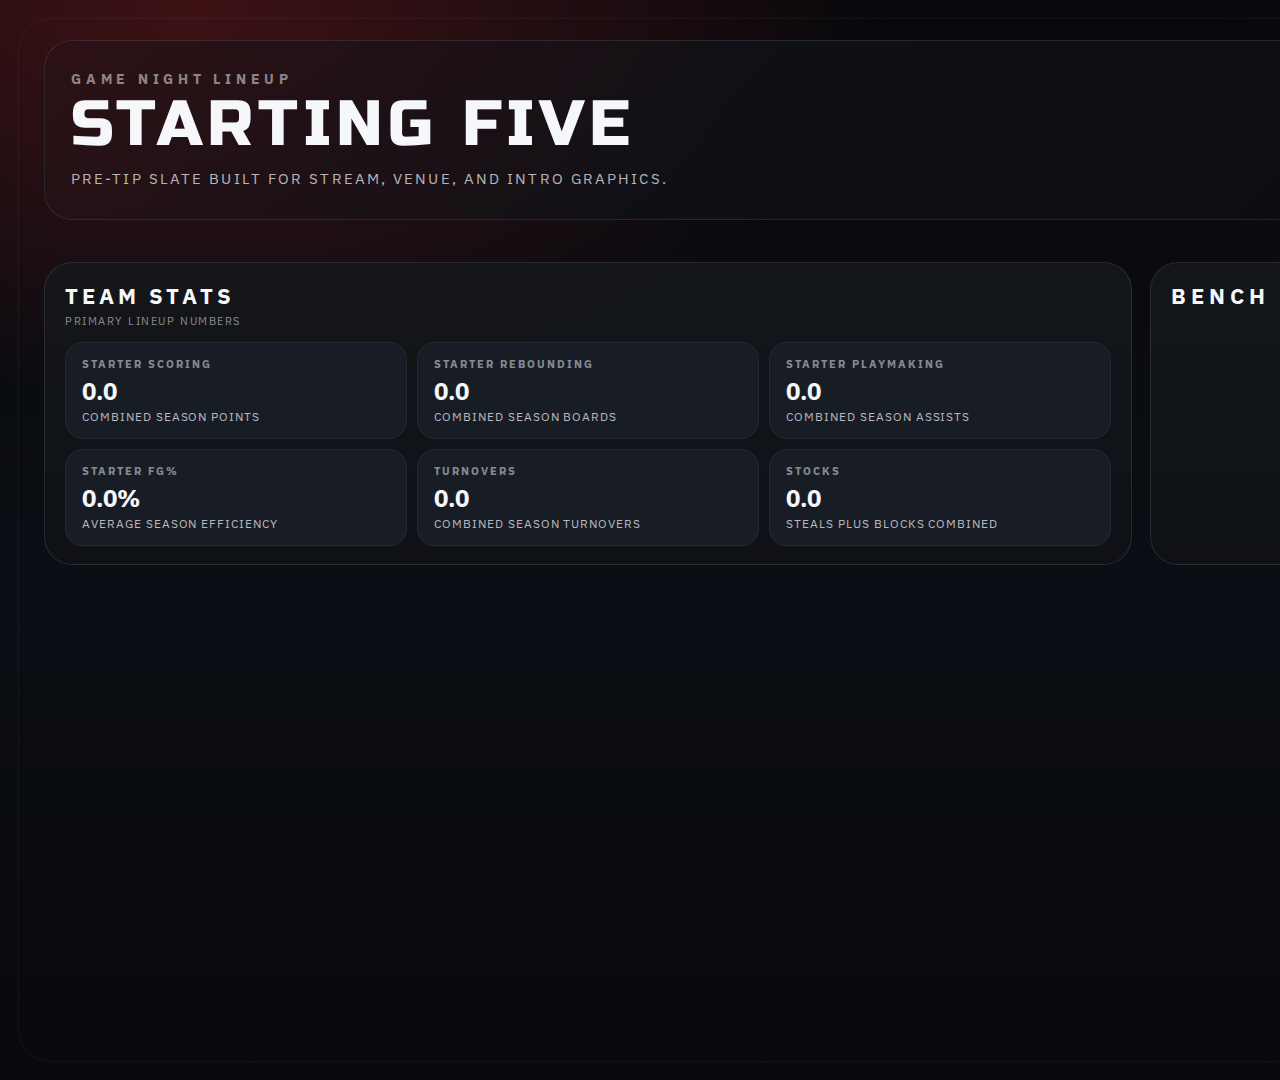
<file: templates/lineup.html>
<!doctype html>
<html>
<head>
<meta charset="utf-8" />
<title>Pre-Tip Lineup Graphic</title>
<link rel="preconnect" href="https://fonts.googleapis.com">
<link rel="preconnect" href="https://fonts.gstatic.com" crossorigin>
<link href="https://fonts.googleapis.com/css2?family=IBM+Plex+Sans:wght@500;600;700;800&family=Russo+One&display=swap" rel="stylesheet">
<style>
:root{
  --bg:#08090d;
  --panel:#12161d;
  --panel-soft:#181d25;
  --line:rgba(255,255,255,0.10);
  --line-soft:rgba(255,255,255,0.06);
  --text:#f5f7fb;
  --muted:rgba(245,247,251,0.72);
  --muted-soft:rgba(245,247,251,0.52);
  --red:#db2e2e;
  --red-dark:#85111e;
  --gold:#f3c969;
}

html,
body{
  margin:0;
  width:1920px;
  height:1080px;
  overflow:hidden;
  background:
    radial-gradient(1200px 700px at 10% 0%, rgba(219,46,46,0.26), transparent 58%),
    radial-gradient(900px 520px at 88% 12%, rgba(133,17,30,0.28), transparent 56%),
    linear-gradient(180deg, #07080c 0%, #0b0e14 55%, #08090d 100%);
  color:var(--text);
  font-family:"IBM Plex Sans", system-ui, sans-serif;
}

.frame{
  width:1920px;
  height:1080px;
  padding:40px 44px 34px;
  box-sizing:border-box;
  display:grid;
  grid-template-rows:180px auto 190px;
  gap:14px;
  align-content:start;
  position:relative;
}

.frame::before{
  content:"";
  position:absolute;
  inset:18px;
  border:1px solid rgba(255,255,255,0.04);
  border-radius:32px;
  pointer-events:none;
}

.header{
  display:grid;
  grid-template-columns:1.2fr 420px;
  gap:18px;
  align-items:stretch;
  min-height:0;
}

.hero{
  border-radius:28px;
  border:1px solid var(--line);
  background:
    linear-gradient(135deg, rgba(219,46,46,0.14), rgba(255,255,255,0.02) 48%, rgba(255,255,255,0.01)),
    rgba(10,12,18,0.84);
  padding:22px 26px;
  box-sizing:border-box;
  display:grid;
  align-content:center;
}

.kicker{
  font-size:14px;
  font-weight:800;
  letter-spacing:0.34em;
  text-transform:uppercase;
  color:var(--muted-soft);
}

.title{
  margin-top:8px;
  font-family:"Russo One", sans-serif;
  font-size:64px;
  line-height:0.92;
  letter-spacing:0.08em;
  text-transform:uppercase;
}

.subtitle{
  margin-top:14px;
  font-size:15px;
  line-height:1.35;
  letter-spacing:0.14em;
  text-transform:uppercase;
  color:var(--muted);
}

.summary-panel{
  border-radius:28px;
  border:1px solid var(--line);
  background:
    linear-gradient(180deg, rgba(255,255,255,0.06), rgba(255,255,255,0.02)),
    rgba(10,12,18,0.90);
  padding:14px;
  box-sizing:border-box;
  display:grid;
  grid-template-columns:repeat(4, 1fr);
  gap:8px;
  align-items:stretch;
}

.summary-card{
  border-radius:18px;
  border:1px solid var(--line-soft);
  background:var(--panel-soft);
  padding:12px 10px;
  box-sizing:border-box;
  min-width:0;
}

.summary-label{
  font-size:9px;
  font-weight:700;
  letter-spacing:0.14em;
  text-transform:uppercase;
  color:var(--muted-soft);
}

.summary-value{
  margin-top:8px;
  font-size:26px;
  line-height:0.95;
  font-weight:800;
}

.summary-copy{
  margin-top:6px;
  font-size:9px;
  letter-spacing:0.06em;
  text-transform:uppercase;
  color:var(--muted);
}

.main{
  display:block;
  min-height:0;
  align-self:start;
}

.feature{
  border-radius:18px;
  border:1px solid var(--line-soft);
  background:var(--panel-soft);
  padding:14px 16px;
}

.feature-title{
  font-size:11px;
  font-weight:700;
  letter-spacing:0.18em;
  text-transform:uppercase;
  color:var(--muted-soft);
}

.feature-value{
  margin-top:8px;
  font-size:24px;
  line-height:1;
  font-weight:800;
}

.feature-note{
  margin-top:6px;
  font-size:12px;
  color:var(--muted);
  text-transform:uppercase;
  letter-spacing:0.08em;
}

.starter-stage{
  display:grid;
  grid-template-columns:repeat(12, 1fr);
  grid-template-rows:1fr 1fr;
  gap:14px;
  min-height:0;
}

.starter-card{
  border-radius:28px;
  border:1px solid var(--line);
  background:
    linear-gradient(180deg, rgba(255,255,255,0.07), rgba(255,255,255,0.03)),
    var(--panel);
  padding:18px 20px;
  box-sizing:border-box;
  display:grid;
  grid-template-columns:108px 1fr;
  gap:14px;
  align-items:center;
  min-width:0;
  overflow:hidden;
}

.starter-card.top{
  min-height:220px;
}

.starter-card.bottom{
  min-height:208px;
}

.starter-card.slot-1,
.starter-card.slot-2,
.starter-card.slot-3{
  grid-column:span 4;
}

.starter-card.slot-4,
.starter-card.slot-5{
  grid-column:span 6;
}

.starter-photo{
  width:108px;
  height:108px;
  border-radius:20px;
  border:2px solid rgba(219,46,46,0.65);
  background:#0d1016;
  object-fit:cover;
  object-position:center 20%;
}

.starter-info{
  min-width:0;
  display:grid;
  gap:10px;
}

.starter-head{
  display:grid;
  gap:4px;
}

.starter-slot{
  font-size:11px;
  font-weight:800;
  letter-spacing:0.22em;
  text-transform:uppercase;
  color:var(--gold);
}

.starter-name{
  font-size:22px;
  line-height:1;
  font-weight:800;
  letter-spacing:-0.02em;
  text-transform:uppercase;
}

.starter-meta{
  font-size:12px;
  color:var(--muted);
  letter-spacing:0.08em;
  text-transform:uppercase;
}

.starter-metrics{
  display:grid;
  grid-template-columns:110px 1fr;
  gap:10px;
  align-items:stretch;
}

.lead-metric{
  border-radius:18px;
  border:1px solid var(--line-soft);
  background:rgba(219,46,46,0.10);
  padding:10px 12px;
  display:grid;
  align-content:center;
}

.lead-metric-label{
  font-size:11px;
  letter-spacing:0.16em;
  text-transform:uppercase;
  color:var(--muted-soft);
}

.lead-metric-value{
  margin-top:6px;
  font-size:30px;
  line-height:0.95;
  font-weight:800;
}

.support-metrics{
  display:grid;
  grid-template-columns:repeat(3, 1fr);
  gap:8px;
}

.support-metric{
  border-radius:16px;
  border:1px solid var(--line-soft);
  background:var(--panel-soft);
  padding:10px 6px;
  text-align:center;
}

.support-label{
  font-size:10px;
  letter-spacing:0.18em;
  text-transform:uppercase;
  color:var(--muted-soft);
}

.support-value{
  margin-top:6px;
  font-size:18px;
  line-height:1;
  font-weight:800;
}

.starter-footer{
  display:flex;
  gap:8px;
  flex-wrap:wrap;
}

.chip{
  padding:8px 10px;
  border-radius:999px;
  border:1px solid var(--line-soft);
  background:rgba(255,255,255,0.04);
  font-size:11px;
  font-weight:700;
  text-transform:uppercase;
  letter-spacing:0.10em;
  color:var(--muted);
}

.bottom-row{
  display:grid;
  grid-template-columns:1.2fr 0.8fr;
  gap:18px;
  min-height:0;
  align-self:start;
}

.notes-panel,
.bench-section{
  border-radius:28px;
  border:1px solid var(--line);
  background:
    linear-gradient(180deg, rgba(255,255,255,0.04), rgba(255,255,255,0.02)),
    rgba(10,12,18,0.90);
  padding:18px 20px;
  box-sizing:border-box;
  display:grid;
  grid-template-rows:auto 1fr;
  gap:14px;
}

.notes-panel{
  padding:18px 20px;
}

.notes-header{
  display:grid;
  gap:4px;
}

.notes-title{
  font-size:22px;
  font-weight:800;
  letter-spacing:0.18em;
  text-transform:uppercase;
}

.notes-copy{
  font-size:11px;
  letter-spacing:0.14em;
  text-transform:uppercase;
  color:var(--muted-soft);
}

.notes-grid{
  display:grid;
  grid-template-columns:repeat(3, minmax(0, 1fr));
  gap:10px;
}

.bench-header{
  display:flex;
  justify-content:space-between;
  align-items:center;
}

.bench-title{
  font-size:22px;
  font-weight:800;
  letter-spacing:0.22em;
  text-transform:uppercase;
}

.bench-count{
  font-size:13px;
  letter-spacing:0.14em;
  text-transform:uppercase;
  color:var(--muted);
}

.bench-grid{
  display:grid;
  grid-template-columns:repeat(3, minmax(0, 1fr));
  gap:12px;
  min-height:0;
}

.bench-card{
  border-radius:22px;
  border:1px solid var(--line-soft);
  background:var(--panel-soft);
  padding:12px;
  box-sizing:border-box;
  display:grid;
  grid-template-columns:84px 1fr;
  gap:10px;
  align-items:center;
  min-width:0;
}

.bench-photo{
  width:84px;
  height:84px;
  border-radius:16px;
  border:2px solid rgba(219,46,46,0.55);
  background:#0d1016;
  object-fit:cover;
  object-position:center 20%;
}

.bench-copy{
  min-width:0;
}

.bench-name{
  font-size:16px;
  line-height:1.02;
  font-weight:800;
  text-transform:uppercase;
}

.bench-meta{
  margin-top:6px;
  font-size:10px;
  letter-spacing:0.10em;
  text-transform:uppercase;
  color:var(--muted);
}

.bench-line{
  margin-top:8px;
  font-size:11px;
  color:var(--muted);
  text-transform:uppercase;
  letter-spacing:0.06em;
  font-weight:700;
}

.empty{
  border-radius:24px;
  border:1px dashed rgba(255,255,255,0.12);
  background:rgba(255,255,255,0.03);
  display:flex;
  align-items:center;
  justify-content:center;
  color:var(--muted);
  font-size:18px;
  font-weight:700;
  text-transform:uppercase;
  letter-spacing:0.08em;
}
</style>
</head>
<body>
<div class="frame">
  <div class="header">
    <div class="hero">
      <div class="kicker">Game Night Lineup</div>
      <div class="title">Starting Five</div>
      <div class="subtitle">Pre-tip slate built for stream, venue, and intro graphics.</div>
    </div>
    <div class="summary-panel">
      <div class="summary-card">
        <div class="summary-label">Depth</div>
        <div class="summary-value" id="summary-depth">0</div>
        <div class="summary-copy">Total lineup players</div>
      </div>
      <div class="summary-card">
        <div class="summary-label">Experience</div>
        <div class="summary-value" id="summary-gp">0</div>
        <div class="summary-copy">Average games played</div>
      </div>
      <div class="summary-card">
        <div class="summary-label">View</div>
        <div class="summary-value">5</div>
        <div class="summary-copy">Projected starters featured</div>
      </div>
      <div class="summary-card">
        <div class="summary-label">Refresh</div>
        <div class="summary-value">Live</div>
        <div class="summary-copy">Auto polling active</div>
      </div>
    </div>
  </div>

  <div class="main">
    <div class="starter-stage" id="starters"></div>
  </div>

  <div class="bottom-row">
    <div class="notes-panel">
      <div class="notes-header">
        <div class="notes-title">Team Stats</div>
        <div class="notes-copy">Primary lineup numbers</div>
      </div>
      <div class="notes-grid">
        <div class="feature">
          <div class="feature-title">Starter Scoring</div>
          <div class="feature-value" id="notes-lineup-ppg">0.0</div>
          <div class="feature-note">Combined season points</div>
        </div>
        <div class="feature">
          <div class="feature-title">Starter Rebounding</div>
          <div class="feature-value" id="lineup-rpg">0.0</div>
          <div class="feature-note">Combined season boards</div>
        </div>
        <div class="feature">
          <div class="feature-title">Starter Playmaking</div>
          <div class="feature-value" id="notes-lineup-apg">0.0</div>
          <div class="feature-note">Combined season assists</div>
        </div>
        <div class="feature">
          <div class="feature-title">Starter FG%</div>
          <div class="feature-value" id="notes-lineup-fg">0.0%</div>
          <div class="feature-note">Average season efficiency</div>
        </div>
        <div class="feature">
          <div class="feature-title">Turnovers</div>
          <div class="feature-value" id="notes-lineup-tov">0.0</div>
          <div class="feature-note">Combined season turnovers</div>
        </div>
        <div class="feature">
          <div class="feature-title">Stocks</div>
          <div class="feature-value" id="notes-lineup-stocks">0.0</div>
          <div class="feature-note">Steals plus blocks combined</div>
        </div>
      </div>
    </div>

    <div class="bench-section">
      <div class="bench-header">
        <div class="bench-title">Bench Unit</div>
        <div class="bench-count" id="bench-count">0 available</div>
      </div>
      <div class="bench-grid" id="bench"></div>
    </div>
  </div>
</div>

<script>
let lastSeq = -1;
const profileCache = new Map();

function normalizeProfile(profile){
  const stats = profile?.stats || {};
  return {
    ...profile,
    stats: {
      gp: num(stats.gp),
      ppg: num(stats.ppg),
      rpg: num(stats.rpg),
      apg: num(stats.apg),
      tov: num(stats.tov),
      spg: num(stats.spg),
      bpg: num(stats.bpg),
      fg_pct: num(stats.fg_pct),
    }
  };
}

async function getProfile(name){
  const cached = profileCache.get(name);
  if (cached && cached.stats && Number.isFinite(cached.stats.tov)) return cached;
  const r = await fetch(`http://127.0.0.1:5001/api/player_profile?name=${encodeURIComponent(name)}`);
  const json = normalizeProfile(await r.json());
  profileCache.set(name, json);
  return json;
}

function num(value) {
  const parsed = Number(value || 0);
  return Number.isFinite(parsed) ? parsed : 0;
}

function formatOne(value) {
  return num(value).toFixed(1);
}

function formatWhole(value) {
  return String(Math.round(num(value)));
}

function buildStarterCard(player, prof, index){
  const stats = prof.stats || {};
  const div = document.createElement("div");
  const topRow = index < 3;
  div.className = `starter-card ${topRow ? "top" : "bottom"} slot-${index + 1}`;
  div.innerHTML = `
    <img class="starter-photo" src="${player.photo}" alt="${player.name}" onerror="this.style.visibility='hidden'">
    <div class="starter-info">
      <div class="starter-head">
        <div class="starter-slot">Starter ${index + 1}</div>
        <div class="starter-name">${player.name}</div>
        <div class="starter-meta">${prof.position || "Rotation"}${prof.height ? ` • ${prof.height}` : ""}</div>
      </div>
      <div class="starter-metrics">
        <div class="lead-metric">
          <div class="lead-metric-label">PPG</div>
          <div class="lead-metric-value">${formatOne(stats.ppg)}</div>
        </div>
        <div class="support-metrics">
          <div class="support-metric">
            <div class="support-label">RPG</div>
            <div class="support-value">${formatOne(stats.rpg)}</div>
          </div>
          <div class="support-metric">
            <div class="support-label">APG</div>
            <div class="support-value">${formatOne(stats.apg)}</div>
          </div>
          <div class="support-metric">
            <div class="support-label">FG</div>
            <div class="support-value">${formatOne(stats.fg_pct)}%</div>
          </div>
        </div>
      </div>
      <div class="starter-footer">
        <div class="chip">${formatWhole(stats.gp)} GP</div>
      </div>
    </div>
  `;
  return div;
}

function buildBenchCard(player, prof){
  const stats = prof.stats || {};
  const div = document.createElement("div");
  div.className = "bench-card";
  div.innerHTML = `
    <img class="bench-photo" src="${player.photo}" alt="${player.name}" onerror="this.style.visibility='hidden'">
    <div class="bench-copy">
      <div class="bench-name">${player.name}</div>
      <div class="bench-meta">${prof.position || "Bench"}${prof.height ? ` • ${prof.height}` : ""}</div>
      <div class="bench-line">${formatOne(stats.ppg)} PPG • ${formatOne(stats.rpg)} RPG • ${formatOne(stats.apg)} APG</div>
    </div>
  `;
  return div;
}

function updateSummary(profiles, state){
  const starters = profiles.slice(0, 5);
  const totalPpg = starters.reduce((sum, prof) => sum + num(prof.stats?.ppg), 0);
  const totalRpg = starters.reduce((sum, prof) => sum + num(prof.stats?.rpg), 0);
  const totalApg = starters.reduce((sum, prof) => sum + num(prof.stats?.apg), 0);
  const totalTov = starters.reduce((sum, prof) => sum + num(prof.stats?.tov), 0);
  const totalStocks = starters.reduce((sum, prof) => sum + num(prof.stats?.spg) + num(prof.stats?.bpg), 0);
  const avgFg = starters.length
    ? starters.reduce((sum, prof) => sum + num(prof.stats?.fg_pct), 0) / starters.length
    : 0;
  const avgGp = starters.length
    ? starters.reduce((sum, prof) => sum + num(prof.stats?.gp), 0) / starters.length
    : 0;
  const rotationDepth = String((state.starters || []).length + (state.bench || []).length);

  document.getElementById("notes-lineup-ppg").textContent = formatOne(totalPpg);
  document.getElementById("notes-lineup-apg").textContent = formatOne(totalApg);
  document.getElementById("notes-lineup-fg").textContent = `${formatOne(avgFg)}%`;
  document.getElementById("lineup-rpg").textContent = formatOne(totalRpg);
  document.getElementById("notes-lineup-tov").textContent = formatOne(totalTov);
  document.getElementById("notes-lineup-stocks").textContent = formatOne(totalStocks);
  document.getElementById("summary-gp").textContent = formatWhole(avgGp);
  document.getElementById("summary-depth").textContent = rotationDepth;
  document.getElementById("bench-count").textContent = `${(state.bench || []).length} available`;
}

async function load(){
  const res = await fetch(`http://127.0.0.1:5001/api/lineup_state?ts=${Date.now()}`);
  const payload = await res.json();
  if (!payload.ok) return;
  if (payload.seq === lastSeq) return;
  lastSeq = payload.seq;

  const state = payload.state || { starters: [], bench: [] };
  const startersEl = document.getElementById("starters");
  const benchEl = document.getElementById("bench");
  startersEl.innerHTML = "";
  benchEl.innerHTML = "";

  const starterProfiles = await Promise.all((state.starters || []).map((player) => getProfile(player.name)));
  const benchProfiles = await Promise.all((state.bench || []).map((player) => getProfile(player.name)));

  starterProfiles.forEach((prof, index) => {
    startersEl.appendChild(buildStarterCard(state.starters[index], prof, index));
  });

  while (startersEl.children.length < 5) {
    const empty = document.createElement("div");
    empty.className = "empty";
    empty.textContent = "Waiting For Starter";
    startersEl.appendChild(empty);
  }

  benchProfiles.forEach((prof, index) => {
    benchEl.appendChild(buildBenchCard(state.bench[index], prof));
  });

  if (!benchEl.children.length) {
    const empty = document.createElement("div");
    empty.className = "empty";
    empty.style.gridColumn = "1 / -1";
    empty.textContent = "No Bench Players Pushed";
    benchEl.appendChild(empty);
  }

  updateSummary(starterProfiles, state);
}

setInterval(load, 1000);
load();
</script>
</body>
</html>
</file>
<file: styles.css>
:root{
  --bg:#07070a;
  --bg-soft:#101117;
  --panel:#11131a;
  --panel-strong:#171922;
  --panel-glass:rgba(17,19,26,0.88);
  --line:rgba(255,255,255,0.10);
  --line-strong:rgba(255,255,255,0.16);
  --text:#f5f7fb;
  --muted:rgba(245,247,251,0.70);
  --muted-strong:rgba(245,247,251,0.84);
  --red:#b50728;
  --red-strong:#db2e2e;
  --red-soft:#55111c;
  --shadow:0 24px 70px rgba(0,0,0,0.45);
  --radius-xl:28px;
  --radius-lg:20px;
  --radius-md:16px;
  --radius-sm:12px;
}

*{ box-sizing:border-box; }

html{ scroll-behavior:smooth; }

body{
  margin:0;
  min-height:100vh;
  font-family:"IBM Plex Sans", ui-sans-serif, system-ui, sans-serif;
  color:var(--text);
  background:
    radial-gradient(1200px 700px at 0% 0%, rgba(181,7,40,0.28), transparent 58%),
    radial-gradient(900px 600px at 100% 8%, rgba(219,46,46,0.16), transparent 50%),
    radial-gradient(800px 520px at 50% 100%, rgba(181,7,40,0.11), transparent 60%),
    linear-gradient(180deg, #06070b 0%, #090b10 42%, #06070a 100%);
  overflow-x:hidden;
}

a{
  color:inherit;
  text-decoration:none;
}

button,
select,
input{
  font:inherit;
}

.container{
  width:min(1440px, calc(100% - 32px));
  margin:0 auto;
  padding:20px 0 30px;
  min-width:0;
}

.header{
  position:relative;
  overflow:hidden;
  border-radius:var(--radius-xl);
  border:1px solid var(--line);
  background:
    linear-gradient(140deg, rgba(181,7,40,0.18), rgba(181,7,40,0.02) 34%, rgba(255,255,255,0.03) 80%),
    rgba(10,11,15,0.94);
  box-shadow:var(--shadow);
  padding:26px;
}

.header::before{
  content:"";
  position:absolute;
  inset:-20% auto auto -10%;
  width:420px;
  height:420px;
  border-radius:50%;
  background:radial-gradient(circle, rgba(219,46,46,0.24), transparent 68%);
  pointer-events:none;
}

.header::after{
  content:"";
  position:absolute;
  right:-120px;
  top:-100px;
  width:300px;
  height:300px;
  border-radius:50%;
  background:radial-gradient(circle, rgba(255,255,255,0.08), transparent 72%);
  pointer-events:none;
}

.header-shell{
  position:relative;
  z-index:1;
  display:block;
  align-items:stretch;
}

.eyebrow,
.page-kicker,
.hero-card-label,
.overview-label,
.leader-label,
.summary-chip-label,
.feature-eyebrow,
.stat-key{
  text-transform:uppercase;
  letter-spacing:0.16em;
  font-size:11px;
  font-weight:700;
  color:rgba(245,247,251,0.64);
}

.brand{
  display:grid;
  gap:16px;
  align-content:start;
  max-width:980px;
}

.brand-row{
  display:flex;
  gap:20px;
  align-items:flex-start;
}

.logo{
  width:92px;
  height:92px;
  border-radius:24px;
  object-fit:cover;
  border:1px solid rgba(255,255,255,0.14);
  background:rgba(255,255,255,0.03);
  box-shadow:0 18px 34px rgba(0,0,0,0.35);
}

.logo-link{
  display:inline-flex;
  flex:0 0 auto;
}

.brand-text h1{
  margin:0;
  font-size:clamp(34px, 4vw, 54px);
  line-height:0.95;
  letter-spacing:-0.04em;
}

.subtitle{
  margin:10px 0 0;
  max-width:760px;
  color:var(--muted-strong);
  font-size:16px;
  line-height:1.65;
}

.header-actions{
  display:flex;
  flex-wrap:wrap;
  gap:10px;
  margin-top:18px;
}

.header-note{
  margin:0;
  max-width:820px;
  color:var(--muted);
  font-size:14px;
  line-height:1.6;
}

.hero-card{
  position:relative;
  z-index:1;
  display:grid;
  gap:12px;
  align-content:start;
  padding:20px;
  border-radius:24px;
  border:1px solid rgba(255,255,255,0.10);
  background:
    linear-gradient(180deg, rgba(255,255,255,0.06), rgba(255,255,255,0.03)),
    rgba(0,0,0,0.26);
  box-shadow:inset 0 1px 0 rgba(255,255,255,0.04);
}

.hero-card-small{
  max-width:420px;
  justify-self:end;
}

.hero-card-title{
  font-size:24px;
  font-weight:700;
  line-height:1.1;
  letter-spacing:-0.03em;
}

.hero-card-copy{
  margin:0;
  color:var(--muted);
  font-size:14px;
  line-height:1.55;
}

.hero-card-actions,
.page-intro-actions{
  display:flex;
  flex-wrap:wrap;
  gap:10px;
}

.hero-link,
.video-link,
.pbp-toggle,
.button-link{
  display:inline-flex;
  align-items:center;
  justify-content:center;
  gap:8px;
  min-height:44px;
  padding:0 16px;
  border-radius:999px;
  border:1px solid rgba(255,255,255,0.12);
  background:linear-gradient(180deg, rgba(231,51,62,1), rgba(181,7,40,1));
  color:#fff;
  font-weight:700;
  box-shadow:0 14px 28px rgba(0,0,0,0.28);
  cursor:pointer;
}

.hero-link:hover,
.video-link:hover,
.pbp-toggle:hover,
.button-link:hover{
  transform:translateY(-1px);
}

.hero-link-ghost{
  background:rgba(255,255,255,0.03);
  color:var(--text);
}

.header-summary{
  position:relative;
  z-index:1;
  display:grid;
  grid-template-columns:repeat(4, minmax(0, 1fr));
  gap:12px;
  margin-top:18px;
}

.summary-chip{
  padding:14px 16px;
  border-radius:18px;
  border:1px solid rgba(255,255,255,0.10);
  background:rgba(255,255,255,0.03);
}

.summary-chip-value{
  margin-top:6px;
  font-size:24px;
  font-weight:800;
  letter-spacing:-0.03em;
}

.tabs{
  position:relative;
  z-index:1;
  display:grid;
  grid-template-columns:repeat(8, minmax(0, 1fr));
  gap:10px;
  margin-top:18px;
  min-width:0;
}

.tabs button{
  min-height:52px;
  padding:12px 14px;
  border-radius:16px;
  border:1px solid rgba(255,255,255,0.10);
  background:rgba(255,255,255,0.04);
  color:var(--muted-strong);
  font-weight:700;
  cursor:pointer;
  min-width:0;
}

.tabs button:hover{
  border-color:rgba(255,255,255,0.20);
  color:var(--text);
}

.tabs button.active{
  background:linear-gradient(180deg, rgba(231,51,62,0.95), rgba(181,7,40,0.92));
  border-color:rgba(255,255,255,0.12);
  color:#fff;
  box-shadow:0 16px 32px rgba(0,0,0,0.32);
}

.panel{
  margin-top:18px;
  padding:18px;
  border-radius:var(--radius-xl);
  border:1px solid var(--line);
  background:var(--panel-glass);
  box-shadow:var(--shadow);
}

.panel-main{
  display:grid;
  gap:16px;
  min-width:0;
}

.controls{
  position:sticky;
  top:12px;
  z-index:4;
  display:flex;
  flex-wrap:wrap;
  gap:10px;
  padding:12px;
  border-radius:20px;
  border:1px solid rgba(255,255,255,0.08);
  background:rgba(7,8,12,0.88);
  backdrop-filter:blur(16px);
}

.control{
  display:grid;
  gap:7px;
  min-width:160px;
  padding:10px 12px;
  border-radius:16px;
  border:1px solid rgba(255,255,255,0.08);
  background:rgba(255,255,255,0.03);
}

.control label{
  color:var(--muted);
  font-size:11px;
  font-weight:700;
  text-transform:uppercase;
  letter-spacing:0.12em;
}

.control select,
.control input{
  width:100%;
  min-height:40px;
  padding:0 12px;
  border-radius:12px;
  border:1px solid rgba(255,255,255,0.12);
  background:#0b0c10;
  color:var(--text);
  outline:none;
}

.control input[type="checkbox"]{
  width:22px;
  height:22px;
  min-height:22px;
  padding:0;
}

.control select:focus,
.control input:focus{
  border-color:rgba(219,46,46,0.9);
  box-shadow:0 0 0 3px rgba(181,7,40,0.18);
}

#content{
  display:grid;
  gap:16px;
  min-width:0;
}

.page-intro,
.content-section{
  padding:18px;
  border-radius:22px;
  border:1px solid rgba(255,255,255,0.08);
  background:
    linear-gradient(180deg, rgba(255,255,255,0.04), rgba(255,255,255,0.02)),
    rgba(9,10,14,0.74);
  min-width:0;
}

.page-intro{
  display:grid;
  grid-template-columns:minmax(0, 1fr) auto;
  gap:16px;
  align-items:end;
}

.page-intro-copy,
.page-intro-actions{
  min-width:0;
}

.page-intro h2,
.content-section h3,
.profile-block h3{
  margin:0;
  font-size:clamp(22px, 3vw, 32px);
  line-height:1;
  letter-spacing:-0.04em;
}

.section-head{
  display:grid;
  gap:8px;
  margin-bottom:14px;
}

.page-description,
.section-copy,
.profile-sub,
.note,
.overview-copy,
.action-copy,
.feature-copy{
  margin:0;
  color:var(--muted);
  line-height:1.55;
}

.overview-grid{
  display:grid;
  grid-template-columns:repeat(4, minmax(0, 1fr));
  gap:14px;
}

.overview-card,
.leader-card,
.feature-card,
.action-card{
  padding:18px;
  border-radius:20px;
  border:1px solid rgba(255,255,255,0.08);
  background:
    linear-gradient(180deg, rgba(255,255,255,0.05), rgba(255,255,255,0.02)),
    rgba(11,12,17,0.92);
}

.overview-card-metric{
  display:grid;
  gap:8px;
}

.overview-value{
  font-size:40px;
  font-weight:800;
  line-height:1;
  letter-spacing:-0.05em;
}

.overview-value-small{
  font-size:24px;
  line-height:1.15;
}

.feature-grid{
  display:grid;
  grid-template-columns:1.35fr 0.95fr;
  gap:14px;
}

.feature-card-score{
  background:
    linear-gradient(135deg, rgba(181,7,40,0.18), rgba(255,255,255,0.02)),
    rgba(10,11,15,0.96);
}

.feature-title,
.leader-name,
.action-title{
  font-size:22px;
  font-weight:750;
  line-height:1.1;
  letter-spacing:-0.04em;
}

.feature-score-row{
  display:flex;
  flex-wrap:wrap;
  gap:14px;
  align-items:flex-end;
  margin:16px 0 12px;
}

.feature-score-block{
  display:grid;
  gap:6px;
}

.feature-score-label{
  color:var(--muted);
  font-size:13px;
}

.feature-score-value{
  font-size:56px;
  line-height:0.9;
  letter-spacing:-0.06em;
}

.feature-score-block.is-team .feature-score-value{
  color:#fff;
}

.feature-score-sep{
  padding-bottom:10px;
  color:var(--muted);
  font-size:28px;
  font-weight:700;
}

.feature-list{
  display:grid;
  gap:10px;
  margin-top:14px;
}

.feature-list-item{
  padding:12px 14px;
  border-radius:14px;
  border:1px solid rgba(255,255,255,0.08);
  background:rgba(255,255,255,0.03);
  color:var(--muted-strong);
}

.leader-grid{
  display:grid;
  grid-template-columns:repeat(5, minmax(0, 1fr));
  gap:14px;
}

.leader-card{
  display:grid;
  gap:8px;
}

.leader-value{
  color:var(--muted-strong);
  font-size:15px;
  font-weight:600;
}

.action-grid{
  display:grid;
  grid-template-columns:repeat(4, minmax(0, 1fr));
  gap:14px;
}

.action-card{
  display:grid;
  gap:10px;
  width:100%;
  text-align:left;
  color:var(--text);
  cursor:pointer;
}

.action-card:hover{
  border-color:rgba(255,255,255,0.16);
  transform:translateY(-1px);
}

.cards{
  display:grid;
  grid-template-columns:repeat(2, minmax(0, 1fr));
  gap:14px;
}

.card{
  display:grid;
  justify-items:center;
  gap:8px;
  padding:24px 18px;
  border-radius:22px;
  border:1px solid rgba(255,255,255,0.10);
  box-shadow:0 20px 34px rgba(0,0,0,0.25);
  text-align:center;
}

.card .title{
  text-transform:uppercase;
  letter-spacing:0.14em;
  font-size:12px;
  font-weight:700;
  opacity:0.82;
}

.card .score{
  font-size:68px;
  line-height:0.9;
  letter-spacing:-0.06em;
  font-weight:900;
}

.table-wrap{
  width:100%;
  max-width:100%;
  overflow:auto;
  border-radius:18px;
  border:1px solid rgba(255,255,255,0.08);
  background:rgba(0,0,0,0.25);
  -webkit-overflow-scrolling:touch;
}

table{
  width:100%;
  min-width:max-content;
  border-collapse:separate;
  border-spacing:0;
}

thead th{
  position:sticky;
  top:0;
  z-index:2;
  padding:14px 12px;
  background:
    linear-gradient(180deg, rgba(181,7,40,0.48), rgba(16,18,25,0.98));
  color:#fff;
  font-size:11px;
  font-weight:800;
  text-transform:uppercase;
  letter-spacing:0.12em;
  white-space:nowrap;
  border-bottom:1px solid rgba(255,255,255,0.12);
}

thead th:first-child{
  left:0;
  z-index:3;
}

thead th.sortable{
  cursor:pointer;
  padding-right:26px;
}

thead th.sortable::after{
  content:"";
  display:inline-block;
  margin-left:6px;
  border-left:4px solid transparent;
  border-right:4px solid transparent;
  border-top:6px solid rgba(255,255,255,0.38);
  transform:translateY(2px);
}

thead th.sortable[data-sort="asc"]::after{
  border-top-color:transparent;
  border-bottom:6px solid rgba(255,255,255,0.95);
}

thead th.sortable[data-sort="desc"]::after{
  border-top-color:rgba(255,255,255,0.95);
}

tbody td{
  padding:11px 12px;
  border-bottom:1px solid rgba(0,0,0,0.08);
  color:#0d0d0f;
  text-align:center;
  font-weight:800;
  white-space:nowrap;
}

tbody td:first-child{
  position:sticky;
  left:0;
  z-index:1;
  font-weight:900;
  box-shadow:10px 0 22px -18px rgba(0,0,0,0.85);
}

tbody tr:hover td{
  filter:brightness(0.97);
}

.stat-link,
.player-link{
  color:#111;
  font-weight:800;
  text-decoration:underline;
}

.video-links{
  display:flex;
  flex-wrap:wrap;
  gap:12px;
}

.pbp-wrap{
  display:grid;
  gap:12px;
}

.pbp-list{
  display:grid;
  gap:10px;
}

.pbp-item{
  padding:12px 14px;
  border-radius:16px;
  background:rgba(255,255,255,0.03);
  border:1px solid rgba(255,255,255,0.08);
}

.pbp-meta{
  margin-bottom:5px;
  color:var(--muted);
  font-size:11px;
  text-transform:uppercase;
  letter-spacing:0.12em;
}

.pbp-main{
  display:flex;
  flex-wrap:wrap;
  gap:8px;
  align-items:center;
}

.pbp-player{
  color:var(--text);
  font-weight:800;
}

.pbp-play{
  color:var(--muted-strong);
}

.footer{
  padding:14px 2px 0;
  text-align:center;
}

.muted{
  color:var(--muted);
  font-size:13px;
}

.profile-header{
  display:grid;
  grid-template-columns:auto 1fr;
  gap:18px;
  align-items:center;
  padding:18px;
  border-radius:22px;
  border:1px solid rgba(255,255,255,0.08);
  background:
    linear-gradient(180deg, rgba(255,255,255,0.04), rgba(255,255,255,0.02)),
    rgba(9,10,14,0.74);
}

.profile-avatar{
  width:120px;
  height:120px;
  border-radius:28px;
  display:flex;
  align-items:center;
  justify-content:center;
  color:#111;
  font-size:34px;
  font-weight:800;
  overflow:hidden;
  box-shadow:0 18px 32px rgba(0,0,0,0.28);
}

.profile-photo{
  width:100%;
  height:100%;
  object-fit:cover;
}

.profile-stats{
  display:grid;
  grid-template-columns:repeat(3, minmax(0, 1fr));
  gap:14px;
  margin:0;
}

.profile-block{
  display:grid;
  gap:12px;
  padding:18px;
  border-radius:22px;
  border:1px solid rgba(255,255,255,0.08);
  background:
    linear-gradient(180deg, rgba(255,255,255,0.04), rgba(255,255,255,0.02)),
    rgba(9,10,14,0.74);
}

.stat-grid{
  display:grid;
  grid-template-columns:repeat(auto-fit, minmax(88px, 1fr));
  gap:10px;
}

.stat-pill{
  padding:10px 10px 12px;
  border-radius:14px;
  border:1px solid rgba(255,255,255,0.08);
  background:rgba(255,255,255,0.03);
  text-align:center;
}

.stat-val{
  margin-top:4px;
  font-size:18px;
  font-weight:800;
}

@media (max-width: 1200px){
  .tabs{
    grid-template-columns:repeat(4, minmax(0, 1fr));
  }

  .overview-grid,
  .leader-grid,
  .action-grid,
  .profile-stats{
    grid-template-columns:repeat(2, minmax(0, 1fr));
  }
}

@media (max-width: 980px){
  .container{
    width:min(100%, calc(100% - 20px));
    padding-top:10px;
    padding-bottom:20px;
  }

  .header,
  .panel{
    border-radius:22px;
    padding:16px;
  }

  .header-shell,
  .page-intro,
  .feature-grid,
  .profile-header{
    grid-template-columns:1fr;
  }

  .hero-card-small{
    justify-self:stretch;
    max-width:none;
  }

  .header-summary{
    grid-template-columns:repeat(2, minmax(0, 1fr));
  }

  .cards{
    grid-template-columns:1fr;
  }

  .card .score{
    font-size:54px;
  }
}

@media (max-width: 720px){
  .overview-grid,
  .leader-grid,
  .action-grid,
  .profile-stats,
  .header-summary{
    grid-template-columns:1fr;
  }

  .container{
    width:min(100%, calc(100% - 12px));
    padding-top:max(8px, env(safe-area-inset-top));
    padding-bottom:max(18px, env(safe-area-inset-bottom));
  }

  .header,
  .panel,
  .page-intro,
  .content-section,
  .profile-header,
  .profile-block{
    padding:14px;
    border-radius:18px;
  }

  .controls{
    position:static;
    display:grid;
    grid-template-columns:1fr;
    gap:8px;
    padding:10px;
  }

  .control{
    width:100%;
    min-width:0;
    padding:9px 10px;
  }

  .brand-row{
    flex-direction:column;
    gap:14px;
  }

  .logo{
    width:72px;
    height:72px;
    border-radius:18px;
  }

  .header-actions{
    width:100%;
  }

  .hero-link,
  .video-link,
  .pbp-toggle,
  .button-link{
    width:100%;
  }

  .tabs{
    display:grid;
    grid-auto-flow:column;
    grid-auto-columns:max-content;
    grid-template-columns:none;
    gap:8px;
    overflow-x:auto;
    overflow-y:hidden;
    padding-bottom:4px;
    padding-inline:8px;
    margin-inline:0;
    scroll-snap-type:x proximity;
    -webkit-overflow-scrolling:touch;
    padding-left: 12px;
    padding-right: 12px;
    scroll-padding-left: 12px;
  }

  .tabs::-webkit-scrollbar{
    display:none;
  }

  .tabs button{
    min-height:48px;
    padding:10px 12px;
    scroll-snap-align:center;
  }

  .page-intro{
    gap:12px;
  }

  .page-description,
  .section-copy,
  .profile-sub,
  .note,
  .overview-copy,
  .action-copy,
  .feature-copy,
  .subtitle,
  .header-note{
    font-size:14px;
    line-height:1.5;
  }

  .overview-card,
  .leader-card,
  .feature-card,
  .action-card,
  .card{
    padding:14px;
  }

  .feature-title,
  .leader-name,
  .action-title{
    font-size:19px;
  }

  .feature-score-value{
    font-size:36px;
  }

  .feature-score-sep{
    padding-bottom:0;
  }

  .card .score{
    font-size:46px;
  }

  .table-wrap{
    border-radius:14px;
  }

  thead th,
  tbody td{
    padding:10px 10px;
  }

  .profile-header{
    gap:14px;
    justify-items:start;
  }

  .profile-avatar{
    width:88px;
    height:88px;
    border-radius:22px;
    font-size:28px;
  }

  .stat-grid{
    grid-template-columns:repeat(2, minmax(0, 1fr));
    gap:8px;
  }
}

@media (max-width: 480px){
  .header{
    padding:12px;
  }

  .brand{
    gap:12px;
  }

  .brand-text h1{
    font-size:clamp(28px, 10vw, 38px);
  }

  .tabs{
    grid-auto-columns:minmax(120px, 78%);
  }

  .summary-chip,
  .overview-card,
  .leader-card,
  .feature-card,
  .action-card,
  .page-intro,
  .content-section,
  .profile-block{
    padding:12px;
  }

  .summary-chip-value{
    font-size:21px;
  }

  .overview-value{
    font-size:32px;
  }

  .feature-score-row{
    gap:10px;
  }

  .feature-score-value{
    font-size:32px;
  }

  .feature-score-label,
  .muted{
    font-size:12px;
  }

  .profile-stats{
    gap:10px;
  }

  .stat-pill{
    padding:8px 8px 10px;
  }

  .stat-val{
    font-size:16px;
  }
}
</file>
